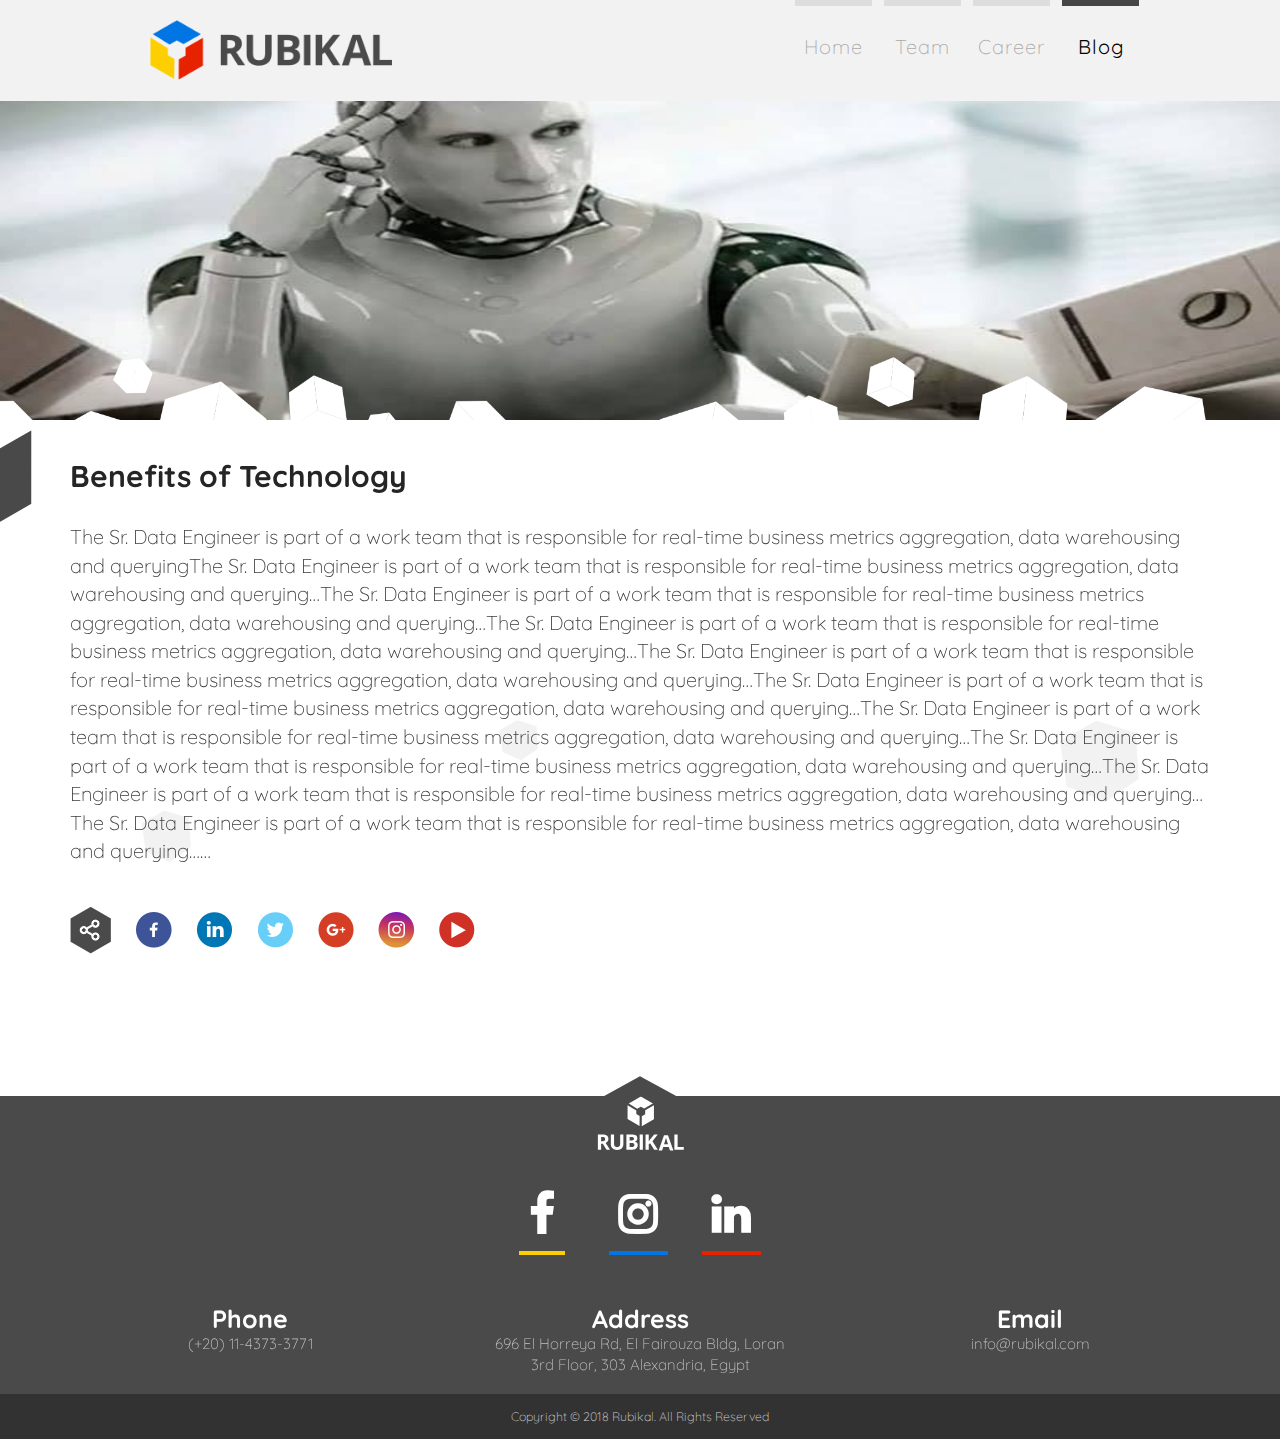
<file: blog-one.html>
<!DOCTYPE html>
<html lang="en">
   <head>
      <meta charset="utf-8">
      <meta name="viewport" content="width=device-width, initial-scale=1, shrink-to-fit=no">
    <meta property="og:url" content="http://www.rubikal.com" />
    <meta property="og:type" content="website" />
    <meta property="og:title" content="Endless Possibilites, One Solution" />
    <meta property="og:description" content="Rubikal provides exceptional expertise developing real-time, scalable, fault-tolerant web applications. Our Engineering team’s sole focus is to design the proper architecture to meet those goals."/>
    <meta property="og:image" content="http://www.rubikal.com/images/share.png" />

      <title>Blog-name</title>
      <!-- Links -->
      <!-- bootstrap & jquery-->
      <script src="https://ajax.googleapis.com/ajax/libs/jquery/3.3.1/jquery.min.js"></script>
      <link href="css/bootstrap.min.css" rel="stylesheet">
      <!-- css -->
      <link rel="stylesheet" href="css/style.css" type="text/css">
      <!-- font-awesome -->
      <link rel="stylesheet" href="css/fonts/font-awesome.css">
      <link rel="icon" href="images/favicon.ico?v=1.1">
      <link href="https://fonts.googleapis.com/css?family=Quicksand" rel="stylesheet">

   </head>
   <body id="body">
      <!-- navbar Menu Rubikal -->
      <nav class="navbar navbar-rubikal navbar-fixed-top">
         <div class="container-fluid rubikal-container">
            <div class="navbar-header">
               <button type="button" class="navbar-toggle" data-toggle="collapse" data-target="#Rubikal-navbar">
               <span class="icon-bar icon-blue"></span>
               <span class="icon-bar icon-red"></span>
               <span class="icon-bar icon-yellow"></span>                        
               </button>
               <!-- logo -->
               <a class="logo-rubikal" href="/">
               <img src="images/logo.png" alt="Rubikal">
               </a>
            </div>
            <div class="navbar-collapse collapse" id="Rubikal-navbar">
               <ul class="nav navbar-nav navbar-right">
                  <li   id="home"><a href="/"> Home</a></li>
                  <li id="team"><a href="team.html">Team</a></li>
                  <li  id="career"><a href="careers.html">Career</a></li>
                  <li class="active" id="blog" ><a href="blog.html">Blog</a></li>
               </ul>
            </div>
         </div>
      </nav>
      <!-- End navbar Rubikal -->
      <!-- Head Section -->
      <!--service  Section -->
      <div class="blog-pg-details">
         <div class="service-sect">
            <!-- Start -->
            <!-- cube fixed With Scroll -->
            <img class="cube" src="images/cubs-gary-04.svg" alt="">
            <img class="cube cube2" src="images/cubs-gary-04.svg" alt="" >
            <img class="cube cube3" src="images/cubs-gary-04.svg" alt="" >
            <img class="cube cube4" src="images/cubs-gary-04.svg" alt="" >
            <img class="cube cube5" src="images/cubs-gary-04.svg" alt="" >
            <!-- header-blog -->
            <div class="header-blog-details">
               <div class="container-fluid no-padding">
                  <img class="img-details-blog" src="images/blog/card2.jpg" alt="">
                  <img class="img-footer-blog" src="images/blog/cube-white@2x.png" alt="">
               </div>
            </div>
            <!--End header-blog -->
            <div class="bolg-details">
               <div class="container">
                  <div class="head-txt-blog">
                     <img src="images/red.png" alt="">
                     <h1>Benefits of Technology</h1>
                  </div>
                  <p>The Sr. Data Engineer is part of a work team that is responsible for real-time business metrics aggregation, data warehousing and queryingThe Sr. Data Engineer is part of a work team that is responsible for real-time business metrics aggregation, data warehousing and querying…The Sr. Data Engineer is part of a work team that is responsible for real-time business metrics aggregation, data warehousing and querying…The Sr. Data Engineer is part of a work team that is responsible for real-time business metrics aggregation, data warehousing and querying…The Sr. Data Engineer is part of a work team that is responsible for real-time business metrics aggregation, data warehousing and querying…The Sr. Data Engineer is part of a work team that is responsible for real-time business metrics aggregation, data warehousing and querying…The Sr. Data Engineer is part of a work team that is responsible for real-time business metrics aggregation, data warehousing and querying…The Sr. Data Engineer is part of a work team that is responsible for real-time business metrics aggregation, data warehousing and querying…The Sr. Data Engineer is part of a work team that is responsible for real-time business metrics aggregation, data warehousing and querying…The Sr. Data Engineer is part of a work team that is responsible for real-time business metrics aggregation, data warehousing and querying……
                  </p>
                  <ul class="share-blog">
                     <li><a href=""> <img src="images/blog/ic-share.png" alt=""></a></li>
                     <li><a href=""> <img src="images/blog/share-facebook.png" alt=""></a></li>
                     <li><a href=""> <img src="images/blog/share-linkedin.png" alt=""></a></li>
                     <li><a href=""> <img src="images/blog/share-twitter.png" alt=""></a></li>
                     <li><a href=""> <img src="images/blog/share-gpluc.png" alt=""></a></li>
                     <li><a href=""> <img src="images/blog/share-insta.png" alt=""></a></li>
                     <li><a href=""> <img src="images/blog/share-youtube.png" alt=""></a></li>
                  </ul>
               </div>
            </div>
            <!-- header-blog -->
         </div>
      </div>
      <!-- End -->
      <!-- Footer -->
      <div class="footer">
         <div class="container">
            <a href="#body"><img class="footer-shape" src="images/footer-shape.svg" alt=""></a>
            <img src="images/logo-rubikal.svg" alt="">
            <div class="social-media">
               <div class="col-xs-12">
                  <ul class="social-list">
                     <li class="fb-rubikal"><a href="https://www.facebook.com/rubikal.llc/" target="_blank"> <i class="fa fa-facebook " aria-hidden="true"></i></a></li>
                     <li class="insta-rubikal"><a href="https://www.instagram.com/rubikal/" target="_blank"><i class="fa fa-instagram " aria-hidden="true"></i></a></li>
                     <li class="linked-rubikal"><a href="https://www.linkedin.com/company/rubikal_llc/" target="_blank"><i class="fa fa-linkedin linked-rubikal" aria-hidden="true"></i></a></li>
                  </ul>
               </div>
            </div>
            <div class="row contact-sec">
               <!-- contact-sec -->
               <div class="col-md-4">
                  <h1>Phone</h1>
                  <p>(+20) 11-4373-3771</p>
               </div>
               <div class="col-md-4">
                  <h1>Address</h1>
                  <p>696 El Horreya Rd, El Fairouza Bldg, Loran 3rd Floor, 303 Alexandria, Egypt</p>
               </div>
               <div class="col-md-4">
                  <h1>Email</h1>
                  <p>info@rubikal.com</p>
               </div>
            </div>
            <!--End contact-->
         </div>
      </div>
      <!-- End -->
      <!-- Copyrights -->
      <div class="copyright-footer">
         <p>Copyright © 2018 Rubikal. All Rights Reserved</p>
      </div>
      <!-- End -->
      </div>
      <!-- End career page-->
      <!-- javascript -->
      <script src="js/bootstrap.min.js"></script>
      <script src="js/js-main.js"></script>
        <!-- Global site tag (gtag.js) - Google Analytics -->
        <script async src="https://www.googletagmanager.com/gtag/js?id=UA-125232528-1"></script>
        <script>
            window.dataLayer = window.dataLayer || [];
            function gtag() { dataLayer.push(arguments); }
            gtag('js', new Date());

            gtag('config', 'UA-125232528-1');
        </script>      
   </body>
</html>
</file>
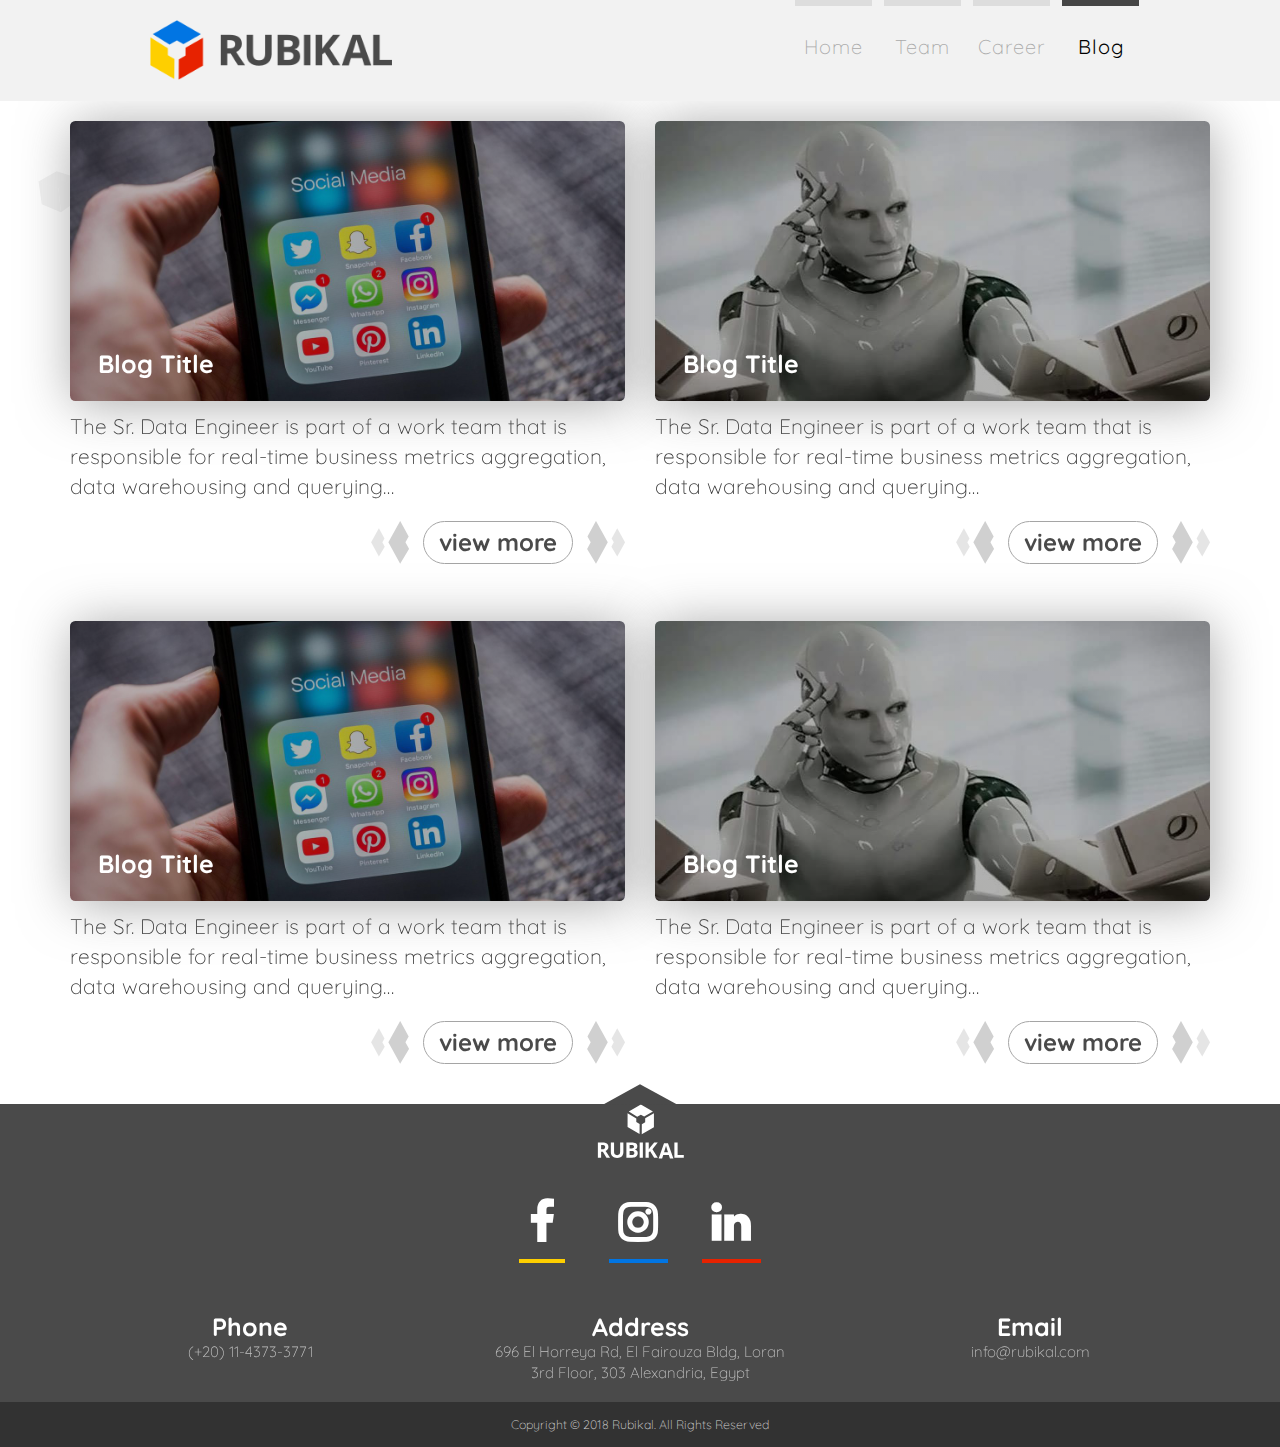
<file: blog.html>
<!DOCTYPE html>
<html lang="en">

<head>
    <meta charset="utf-8">
    <meta name="viewport" content="width=device-width, initial-scale=1, shrink-to-fit=no">
    <meta property="og:url" content="http://www.rubikal.com" />
    <meta property="og:type" content="website" />
    <meta property="og:title" content="Endless Possibilites, One Solution" />
    <meta property="og:description" content="Rubikal provides exceptional expertise developing real-time, scalable, fault-tolerant web applications. Our Engineering team’s sole focus is to design the proper architecture to meet those goals."/>
    <meta property="og:image" content="http://www.rubikal.com/images/share.png" />

    <title>Blog</title>
    <!-- Links -->
    <!-- bootstrap & jquery-->
    <script src="https://ajax.googleapis.com/ajax/libs/jquery/3.3.1/jquery.min.js"></script>
    <link href="css/bootstrap.min.css" rel="stylesheet">
    <!-- css -->
    <link rel="stylesheet" href="css/style.css" type="text/css">
    <!-- font-awesome -->
    <link rel="stylesheet" href="css/fonts/font-awesome.css">
    <link rel="icon" href="images/favicon.ico?v=1.1">
    <link href="https://fonts.googleapis.com/css?family=Quicksand" rel="stylesheet">

</head>

<body id="body">
    <!-- navbar Menu Rubikal -->
    <nav class="navbar navbar-rubikal navbar-fixed-top">
        <div class="container-fluid rubikal-container">
            <div class="navbar-header">
                <button type="button" class="navbar-toggle" data-toggle="collapse" data-target="#Rubikal-navbar">
                    <span class="icon-bar icon-blue"></span>
                    <span class="icon-bar icon-red"></span>
                    <span class="icon-bar icon-yellow"></span>
                </button>
                <!-- logo -->
                <a class="logo-rubikal" href="/">
                    <img src="images/logo.png" alt="Rubikal">
                </a>
            </div>
            <div class="navbar-collapse collapse" id="Rubikal-navbar">
                <ul class="nav navbar-nav navbar-right">
                    <li id="home"><a href="/"> Home</a></li>
                    <li id="team"><a href="team.html">Team</a></li>
                    <li id="career"><a href="careers.html">Career</a></li>
                    <li class="active" id="blog"><a href="blog.html">Blog</a></li>
                </ul>
            </div>
        </div>
    </nav>
    <!-- End navbar Rubikal -->
    <!-- Head Section -->
    <!--service  Section -->
    <div class="blog-pg">
        <div class="service-sect">
            <!-- Start -->
            <!-- cube fixed With Scroll -->
            <img class="cube" src="images/cubs-gary-04.svg" alt="">
            <img class="cube cube2" src="images/cubs-gary-04.svg" alt="">
            <img class="cube cube3" src="images/cubs-gary-04.svg" alt="">
            <img class="cube cube4" src="images/cubs-gary-04.svg" alt="">
            <img class="cube cube5" src="images/cubs-gary-04.svg" alt="">
            <div class="container ">
                <!-- row cards -->
                <div class="row blog-section">
                    <!-- card 1 -->
                    <div class="col-md-6 col-xs-12">
                        <a href="blog-one.html">
                            <div class="card">
                                <img src="images/blog/card1.jpg" alt="">
                                <h1>Blog Title</h1>
                            </div>
                        </a>
                        <p class="description-card">The Sr. Data Engineer is part of a work team that is responsible for real-time business metrics aggregation, data warehousing and querying…</p>
                        <div class="contain-view">
                            <img class="arrow-left" src="images/career/arrow-anim-left-gray.svg" alt="">
                            <a href="blog-one.html" class="btn view-txt">view more</a>
                            <img class="arrow-right" src="images/career/arrow-anim-right-gray.svg" alt="">
                        </div>
                    </div>
                    <!-- card 2 -->
                    <div class="col-md-6 col-xs-12">
                        <a href="blog-one.html">
                            <div class="card">
                                <img src="images/blog/card2.jpg" alt="">
                                <h1>Blog Title</h1>
                            </div>
                        </a>
                        <p class="description-card">The Sr. Data Engineer is part of a work team that is responsible for real-time business metrics aggregation, data warehousing and querying…</p>
                        <div class="contain-view">
                            <img class="arrow-left" src="images/career/arrow-anim-left-gray.svg" alt="">
                            <a href="javascript:;" class="btn view-txt">view more</a>
                            <img class="arrow-right" src="images/career/arrow-anim-right-gray.svg" alt="">
                        </div>
                    </div>
                </div>
                <!-- End row cards -->
                <!-- row cards -->
                <div class="row blog-section">
                    <!-- card 1 -->
                    <div class="col-md-6 col-xs-12">
                        <a href="javascript:;">
                            <div class="card">
                                <img src="images/blog/card1.jpg" alt="">
                                <h1>Blog Title</h1>
                            </div>
                        </a>
                        <p class="description-card">The Sr. Data Engineer is part of a work team that is responsible for real-time business metrics aggregation, data warehousing and querying…</p>
                        <div class="contain-view">
                            <img class="arrow-left" src="images/career/arrow-anim-left-gray.svg" alt="">
                            <a href="javascript:;" class="btn view-txt">view more</a>
                            <img class="arrow-right" src="images/career/arrow-anim-right-gray.svg" alt="">
                        </div>
                    </div>
                    <!-- card 2 -->
                    <div class="col-md-6 col-xs-12">
                        <a href="javascript:;">
                            <div class="card">
                                <img src="images/blog/card2.jpg" alt="">
                                <h1>Blog Title</h1>
                            </div>
                        </a>
                        <p class="description-card">The Sr. Data Engineer is part of a work team that is responsible for real-time business metrics aggregation, data warehousing and querying…</p>
                        <div class="contain-view">
                            <img class="arrow-left" src="images/career/arrow-anim-left-gray.svg" alt="">
                            <a href="javascript:;" class="btn view-txt">view more</a>
                            <img class="arrow-right" src="images/career/arrow-anim-right-gray.svg" alt="">
                        </div>
                    </div>
                </div>
                <!-- End row cards -->
            </div>
        </div>
    </div>
    <!-- End -->
    <!-- Footer -->
    <div class="footer">
        <div class="container">
            <a href="#body"><img class="footer-shape" src="images/footer-shape.svg" alt=""></a>
            <img src="images/logo-rubikal.svg" alt="">
            <div class="social-media">
                <div class="col-xs-12">
                    <ul class="social-list">
                        <li class="fb-rubikal"><a href="https://www.facebook.com/rubikal.llc/" target="_blank"> <i class="fa fa-facebook " aria-hidden="true"></i></a></li>
                        <li class="insta-rubikal"><a href="https://www.instagram.com/rubikal/" target="_blank"><i class="fa fa-instagram " aria-hidden="true"></i></a></li>
                        <li class="linked-rubikal"><a href="https://www.linkedin.com/company/rubikal_llc/" target="_blank"><i class="fa fa-linkedin linked-rubikal" aria-hidden="true"></i></a></li>
                    </ul>
                </div>
            </div>
            <div class="row contact-sec">
                <!-- contact-sec -->
                <div class="col-md-4">
                    <h1>Phone</h1>
                    <p>(+20) 11-4373-3771</p>
                </div>
                <div class="col-md-4">
                    <h1>Address</h1>
                    <p>696 El Horreya Rd, El Fairouza Bldg, Loran 3rd Floor, 303 Alexandria, Egypt</p>
                </div>
                <div class="col-md-4">
                    <h1>Email</h1>
                    <p>info@rubikal.com</p>
                </div>
            </div>
            <!--End contact-->
        </div>
    </div>
    <!-- End -->
    <!-- Copyrights -->
    <div class="copyright-footer">
        <p>Copyright © 2018 Rubikal. All Rights Reserved</p>
    </div>
    <!-- End -->
    <!-- End career page-->
    <!-- javascript -->
    <script src="js/bootstrap.min.js"></script>
    <script src="js/js-main.js"></script>
    <!-- Global site tag (gtag.js) - Google Analytics -->
    <script async src="https://www.googletagmanager.com/gtag/js?id=UA-125232528-1"></script>
    <script>
        window.dataLayer = window.dataLayer || [];
        function gtag() { dataLayer.push(arguments); }
        gtag('js', new Date());

        gtag('config', 'UA-125232528-1');
    </script>    
</body>

</html>
</file>
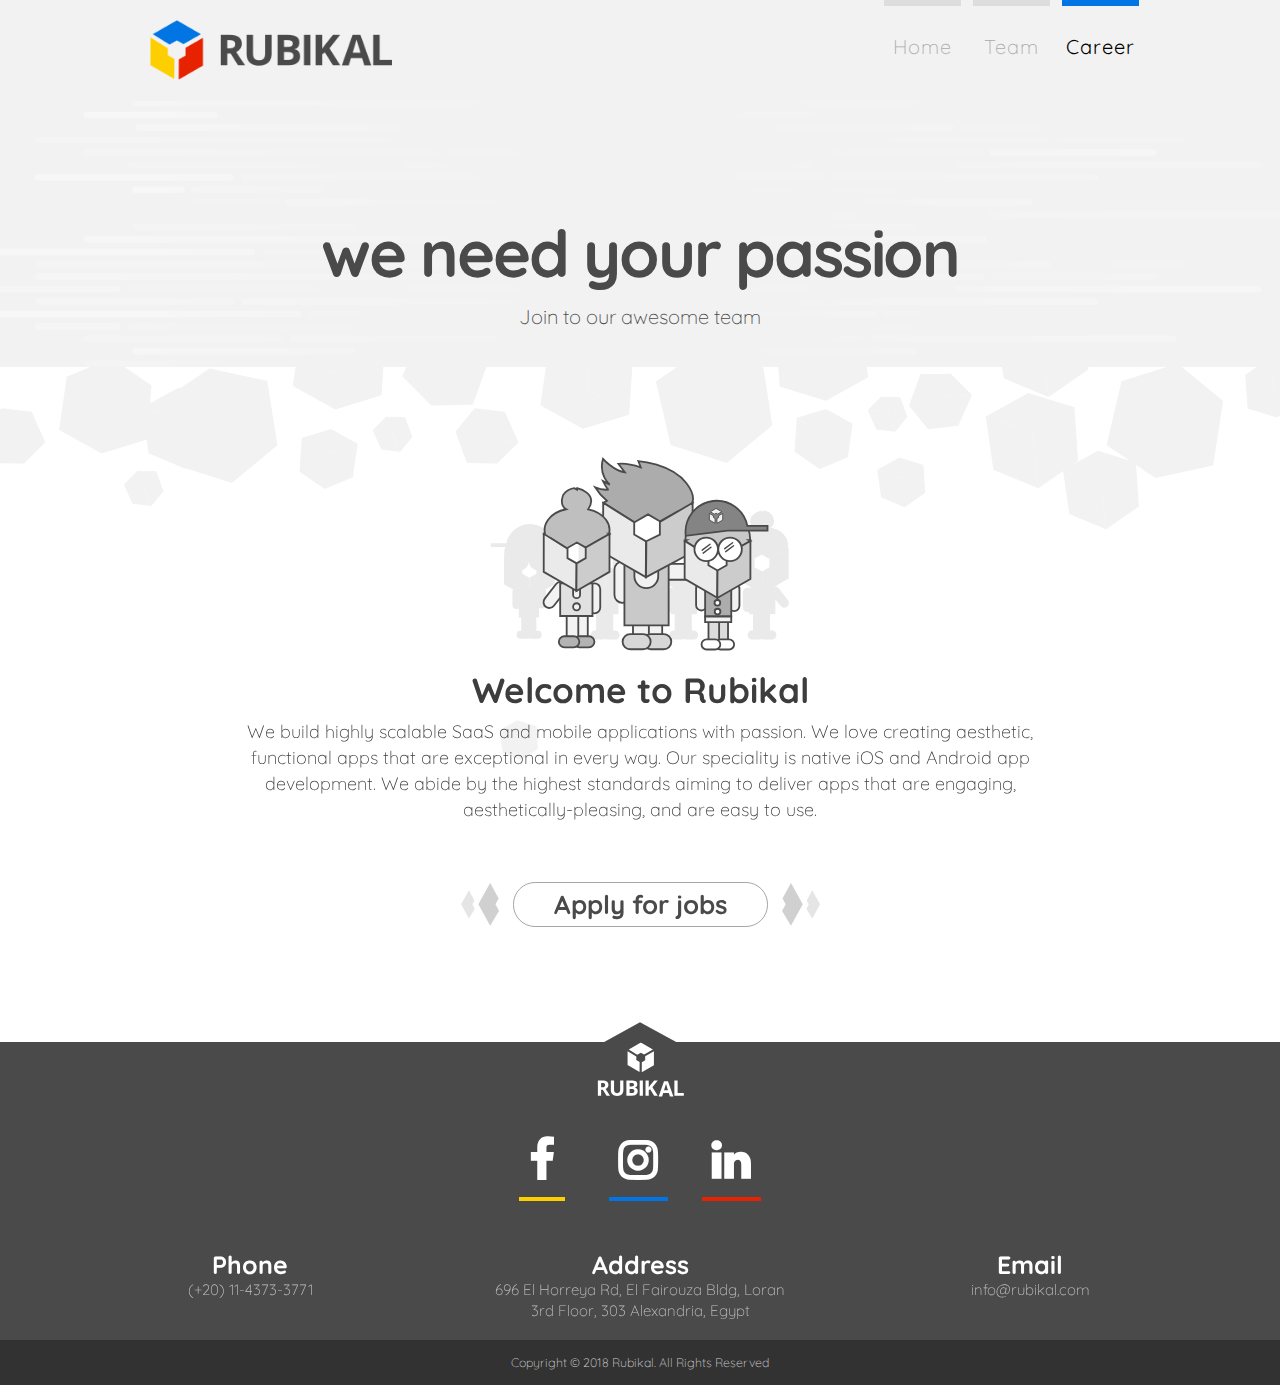
<file: career.html>
<!DOCTYPE html>
<html lang="en">
   <head>
      <meta charset="utf-8">
      <meta name="viewport" content="width=device-width, initial-scale=1, shrink-to-fit=no">
      <title>career</title>
      <!-- Links -->
      <!-- bootstrap & jquery-->
      <script src="https://ajax.googleapis.com/ajax/libs/jquery/3.3.1/jquery.min.js"></script>
      <link href="css/bootstrap.min.css" rel="stylesheet">
      <!-- css -->
      <link rel="stylesheet" href="css/style.css" type="text/css">
      <!-- font-awesome -->
      <link rel="stylesheet" href="css/fonts/font-awesome.css">
    <link rel="icon" href="images/favicon.ico?v=1.1">
    <link href="https://fonts.googleapis.com/css?family=Indie+Flower" rel="stylesheet">
    <link href="https://fonts.googleapis.com/css?family=Quicksand" rel="stylesheet">

   </head>
   <body id="body">
      <div class="career-pg">
         <!-- navbar Menu Rubikal -->
         <nav class="navbar navbar-rubikal navbar-fixed-top">
            <div class="container-fluid rubikal-container">
               <div class="navbar-header">
                  <button type="button" class="navbar-toggle" data-toggle="collapse" data-target="#Rubikal-navbar">
                  <span class="icon-bar icon-blue"></span>
                  <span class="icon-bar icon-red"></span>
                  <span class="icon-bar icon-yellow"></span>                        
                  </button>
                  <!-- logo -->
                  <a class="logo-rubikal" href="/">
                  <img src="images/logo.png" alt="Rubikal">
                  </a>
               </div>
               <div class="navbar-collapse collapse" id="Rubikal-navbar">
                  <ul class="nav navbar-nav navbar-right">
                     <li   id="home"><a href="/"> Home</a></li>
                     <li id="team"><a href="team.html">Team</a></li>
                     <li class="active" id="career"><a href="career.html">Career</a></li>
                     <!-- <li id="blog" ><a href="blog.html">Blog</a></li> -->
                  </ul>
               </div>
            </div>
         </nav>
         <!-- End navbar Rubikal -->
         <!-- Head Section -->
         <div class="head-rubikal">
            <div class="container">
               <h1> we need your passion </h1>
               <p>Join to our awesome team</p>
            </div>
            <img class="footer-img-hd" src="images/cubs-gray.svg" alt="">
         </div>
         <!--service  Section -->
         <div class="service-sect">
            <!-- Start -->
            <!-- cube fixed With Scroll -->
            <img class="cube" src="images/cubs-gary-04.svg" alt="">
            <img class="cube cube2" src="images/cubs-gary-04.svg" alt="" >
            <img class="cube cube3" src="images/cubs-gary-04.svg" alt="" >
            <img class="cube cube4" src="images/cubs-gary-04.svg" alt="" >
            <img class="cube cube5" src="images/cubs-gary-04.svg" alt="" >
            <div class="container">
               <img class="team-img" src="images/career/team-rubikal.svg" alt="">
               <div class="txt-need">
                  <h3>Welcome to Rubikal</h3>
                  <p>We build highly scalable SaaS and mobile applications with passion.
                     We love creating aesthetic, functional apps that are exceptional in every 
                     way. Our speciality is native iOS and Android app development. We abide by
                     the highest standards aiming to deliver apps that are engaging,
                     aesthetically-pleasing, and are easy to use.
                  </p>
                  <div class="">
                     <div class="contain-view">
                        <img class="arrow-left" src="images/career/arrow-anim-left-gray.svg" alt="" >
                        <a href="https://rubikal.workable.com/" target="_blank" class="btn view-txt">Apply for jobs</a>
                        <img class="arrow-right" src="images/career/arrow-anim-right-gray.svg" alt="">
                     </div>
                  </div>
               </div>
            </div>
         </div>
         <!-- End -->
         <!-- Footer -->
         <div class="footer">
            <div class="container">
               <a href="#body"><img class="footer-shape" src="images/footer-shape.svg" alt=""></a>
               <img src="images/logo-rubikal.svg" alt="">
               <div class="social-media">
                  <div class="col-xs-12">
                     <ul class="social-list">
                        <li class="fb-rubikal"><a href="https://www.facebook.com/rubikal.llc/" target="_blank"> <i class="fa fa-facebook " aria-hidden="true"></i></a></li>
                        <li class="insta-rubikal"><a href="https://www.instagram.com/rubikal/" target="_blank"><i class="fa fa-instagram " aria-hidden="true"></i></a></li>
                        <li class="linked-rubikal"><a href="https://www.linkedin.com/company/rubikal_llc/" target="_blank"><i class="fa fa-linkedin linked-rubikal" aria-hidden="true"></i></a></li>
                     </ul>
                  </div>
               </div>
                <div class="row contact-sec">
                    <!-- contact-sec -->
                    <div class="col-md-4">
                        <h1>Phone</h1>
                        <p>(+20) 11-4373-3771</p>
                    </div>
                    <div class="col-md-4">
                        <h1>Address</h1>
                        <p>696 El Horreya Rd, El Fairouza Bldg, Loran 3rd Floor, 303 Alexandria, Egypt</p>
                    </div>
                    <div class="col-md-4">
                        <h1>Email</h1>
                        <p>info@rubikal.com</p>
                    </div>
                </div>
               <!--End contact-->
            </div>
         </div>
         <!-- End -->
         <!-- Copyrights -->
         <div class="copyright-footer">
            <p>Copyright © 2018 Rubikal. All Rights Reserved</p>
         </div>
         <!-- End -->
      </div>
      <!-- End career page-->
      <!-- javascript -->
      <script src="js/bootstrap.min.js"></script>
      <script src="js/js-main.js"></script>
   </body>
</html>
</file>
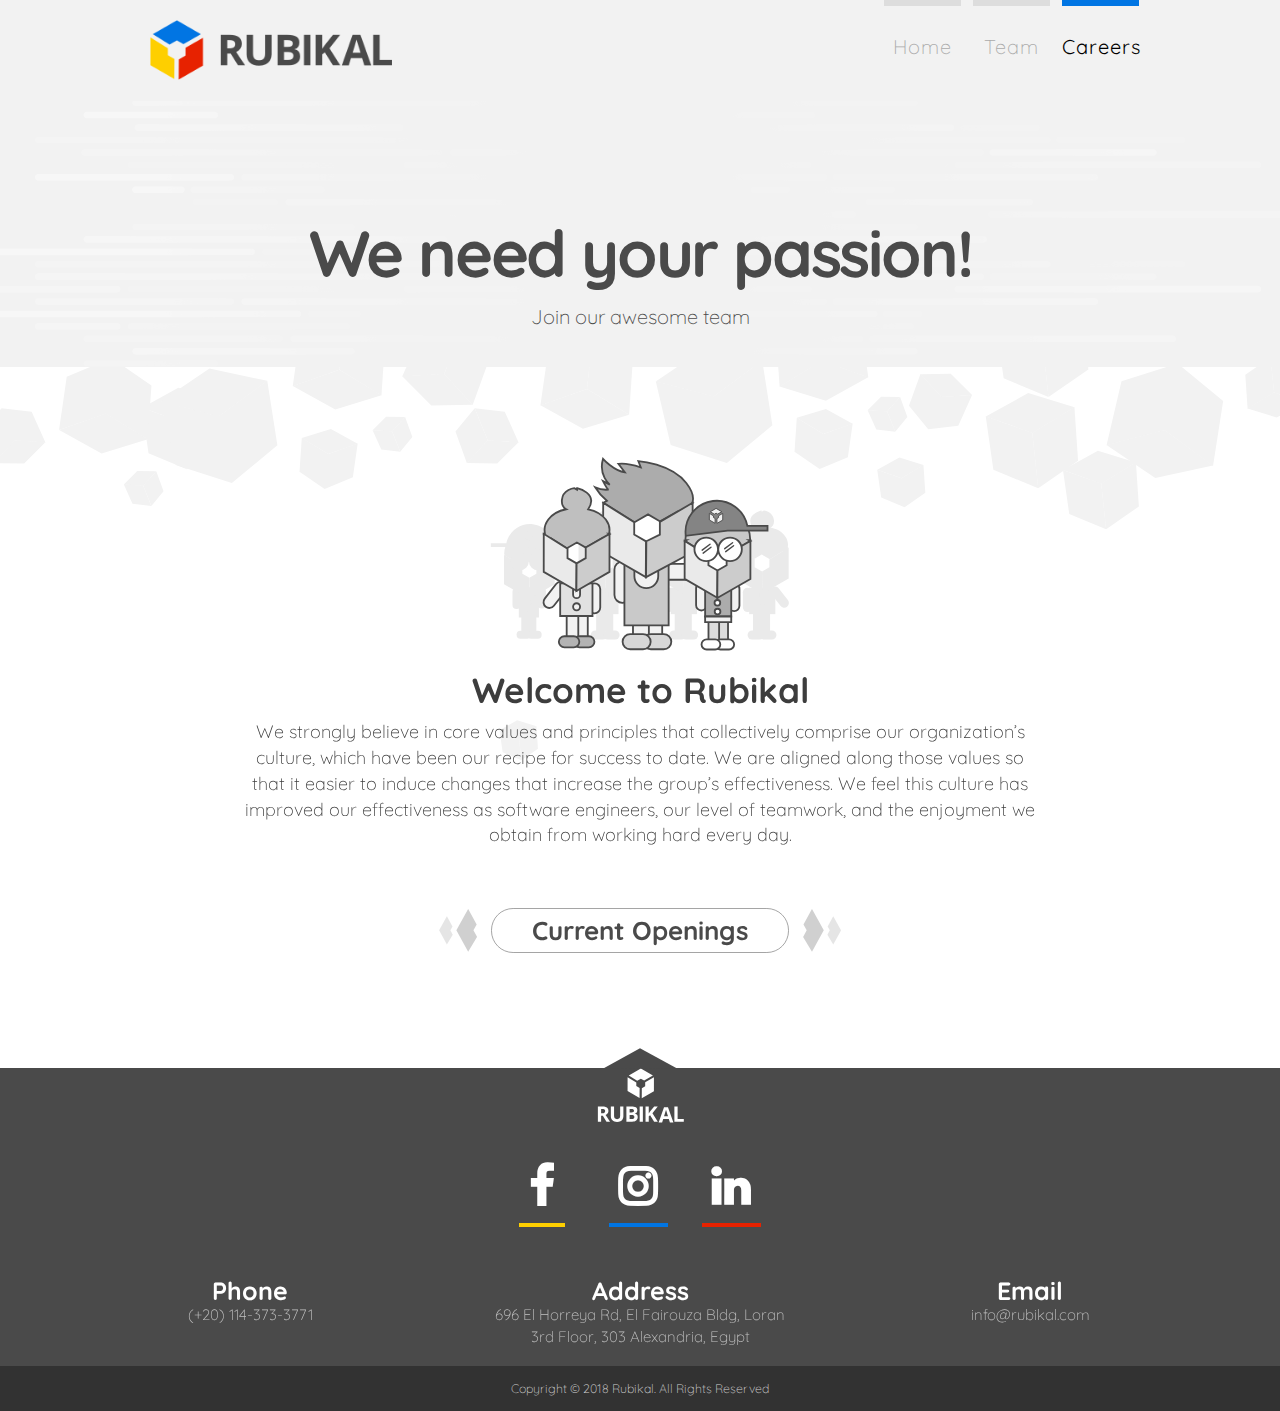
<file: careers.html>
<!DOCTYPE html>
<html lang="en">
   <head>
      <meta charset="utf-8">
      <meta name="viewport" content="width=device-width, initial-scale=1, shrink-to-fit=no">
    <meta property="og:url" content="http://www.rubikal.com" />
    <meta property="og:type" content="website" />
    <meta property="og:title" content="Endless Possibilites, One Solution" />
    <meta property="og:description" content="Rubikal provides exceptional expertise developing real-time, scalable, fault-tolerant web applications. Our Engineering team’s sole focus is to design the proper architecture to meet those goals."/>
    <meta property="og:image" content="http://www.rubikal.com/images/share.png" />

      <title>Careers | Rubikal</title>
      <!-- Links -->
      <!-- bootstrap & jquery-->
      <script src="https://ajax.googleapis.com/ajax/libs/jquery/3.3.1/jquery.min.js"></script>
      <link href="css/bootstrap.min.css" rel="stylesheet">
      <!-- css -->
      <link rel="stylesheet" href="css/style.css" type="text/css">
      <!-- font-awesome -->
      <link rel="stylesheet" href="css/fonts/font-awesome.css">
    <link rel="icon" href="images/favicon.ico?v=1.1">
    <link href="https://fonts.googleapis.com/css?family=Quicksand" rel="stylesheet">

   </head>
   <body id="body">
      <div class="career-pg">
         <!-- navbar Menu Rubikal -->
         <nav class="navbar navbar-rubikal navbar-fixed-top">
            <div class="container-fluid rubikal-container">
               <div class="navbar-header">
                  <button type="button" class="navbar-toggle" data-toggle="collapse" data-target="#Rubikal-navbar">
                  <span class="icon-bar icon-blue"></span>
                  <span class="icon-bar icon-red"></span>
                  <span class="icon-bar icon-yellow"></span>                        
                  </button>
                  <!-- logo -->
                  <a class="logo-rubikal" href="/">
                  <img src="images/logo.png" alt="Rubikal">
                  </a>
               </div>
               <div class="navbar-collapse collapse" id="Rubikal-navbar">
                  <ul class="nav navbar-nav navbar-right">
                     <li   id="home"><a href="/"> Home</a></li>
                     <li id="team"><a href="team.html">Team</a></li>
                     <li class="active" id="career"><a href="careers.html">Careers</a></li>
                     <!-- <li id="blog" ><a href="blog.html">Blog</a></li> -->
                  </ul>
               </div>
            </div>
         </nav>
         <!-- End navbar Rubikal -->
         <!-- Head Section -->
         <div class="head-rubikal">
            <div class="container">
               <h1> We need your passion! </h1>
               <p>Join our awesome team</p>
            </div>
            <img class="footer-img-hd" src="images/cubs-gray.svg" alt="">
         </div>
         <!--service  Section -->
         <div class="service-sect">
            <!-- Start -->
            <!-- cube fixed With Scroll -->
            <img class="cube" src="images/cubs-gary-04.svg" alt="">
            <img class="cube cube2" src="images/cubs-gary-04.svg" alt="" >
            <img class="cube cube3" src="images/cubs-gary-04.svg" alt="" >
            <img class="cube cube4" src="images/cubs-gary-04.svg" alt="" >
            <img class="cube cube5" src="images/cubs-gary-04.svg" alt="" >
            <div class="container">
               <img class="team-img" src="images/career/team-rubikal.svg" alt="">
               <div class="txt-need">
                <h3>Welcome to Rubikal</h3>
                <p>We strongly believe in core values and principles that collectively comprise our organization’s culture, which have
                    been our recipe for success to date. We are aligned along those values so that it easier to induce changes that
                    increase the group’s effectiveness. We feel this culture has improved our effectiveness as software engineers, our
                    level of teamwork, and the enjoyment we obtain from working hard every day.
                  </p>
                  <div class="">
                     <div class="contain-view">
                        <img class="arrow-left" src="images/career/arrow-anim-left-gray.svg" alt="" >
                        <a href="https://rubikal.workable.com/" target="_blank" class="btn view-txt">Current Openings</a>
                        <img class="arrow-right" src="images/career/arrow-anim-right-gray.svg" alt="">
                     </div>
                  </div>
               </div>
            </div>
         </div>
         <!-- End -->
         <!-- Footer -->
         <div class="footer">
            <div class="container">
               <a href="#body"><img class="footer-shape" src="images/footer-shape.svg" alt=""></a>
               <img src="images/logo-rubikal.svg" alt="">
               <div class="social-media">
                  <div class="col-xs-12">
                     <ul class="social-list">
                        <li class="fb-rubikal"><a href="https://www.facebook.com/rubikal.llc/" target="_blank"> <i class="fa fa-facebook " aria-hidden="true"></i></a></li>
                        <li class="insta-rubikal"><a href="https://www.instagram.com/rubikal/" target="_blank"><i class="fa fa-instagram " aria-hidden="true"></i></a></li>
                        <li class="linked-rubikal"><a href="https://www.linkedin.com/company/rubikal_llc/" target="_blank"><i class="fa fa-linkedin linked-rubikal" aria-hidden="true"></i></a></li>
                     </ul>
                  </div>
               </div>
                <div class="row contact-sec">
                    <!-- contact-sec -->
                    <div class="col-md-4">
                        <h1>Phone</h1>
                        <p>(+20) 114-373-3771</p>
                    </div>
                    <div class="col-md-4">
                        <h1>Address</h1>
                        <p>696 El Horreya Rd, El Fairouza Bldg, Loran 3rd Floor, 303 Alexandria, Egypt</p>
                    </div>
                    <div class="col-md-4">
                        <h1>Email</h1>
                        <p>info@rubikal.com</p>
                    </div>
                </div>
               <!--End contact-->
            </div>
         </div>
         <!-- End -->
         <!-- Copyrights -->
         <div class="copyright-footer">
            <p>Copyright © 2018 Rubikal. All Rights Reserved</p>
         </div>
         <!-- End -->
      </div>
      <!-- End career page-->
      <!-- javascript -->
      <script src="js/bootstrap.min.js"></script>
      <script src="js/js-main.js"></script>
        <!-- Global site tag (gtag.js) - Google Analytics -->
        <script async src="https://www.googletagmanager.com/gtag/js?id=UA-125232528-1"></script>
        <script>
            window.dataLayer = window.dataLayer || [];
            function gtag() { dataLayer.push(arguments); }
            gtag('js', new Date());

            gtag('config', 'UA-125232528-1');
        </script>      
   </body>
</html>
</file>
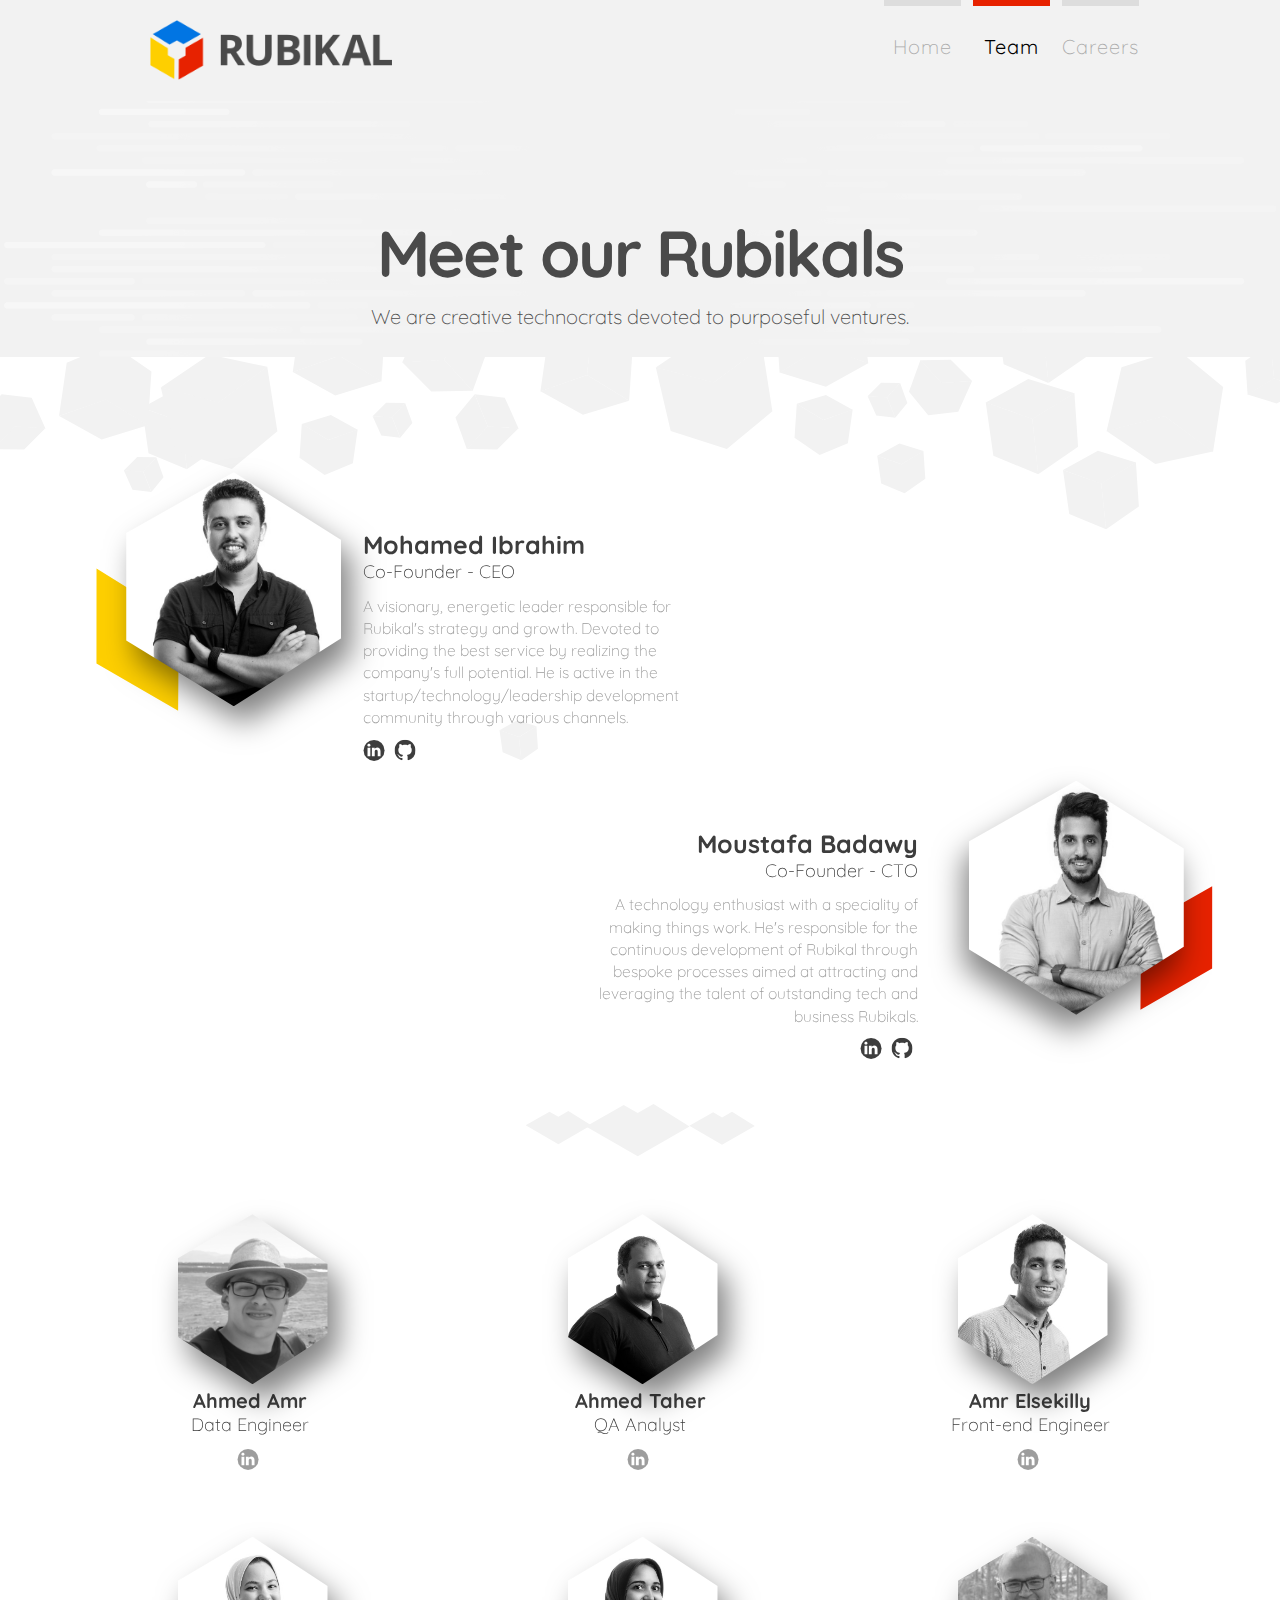
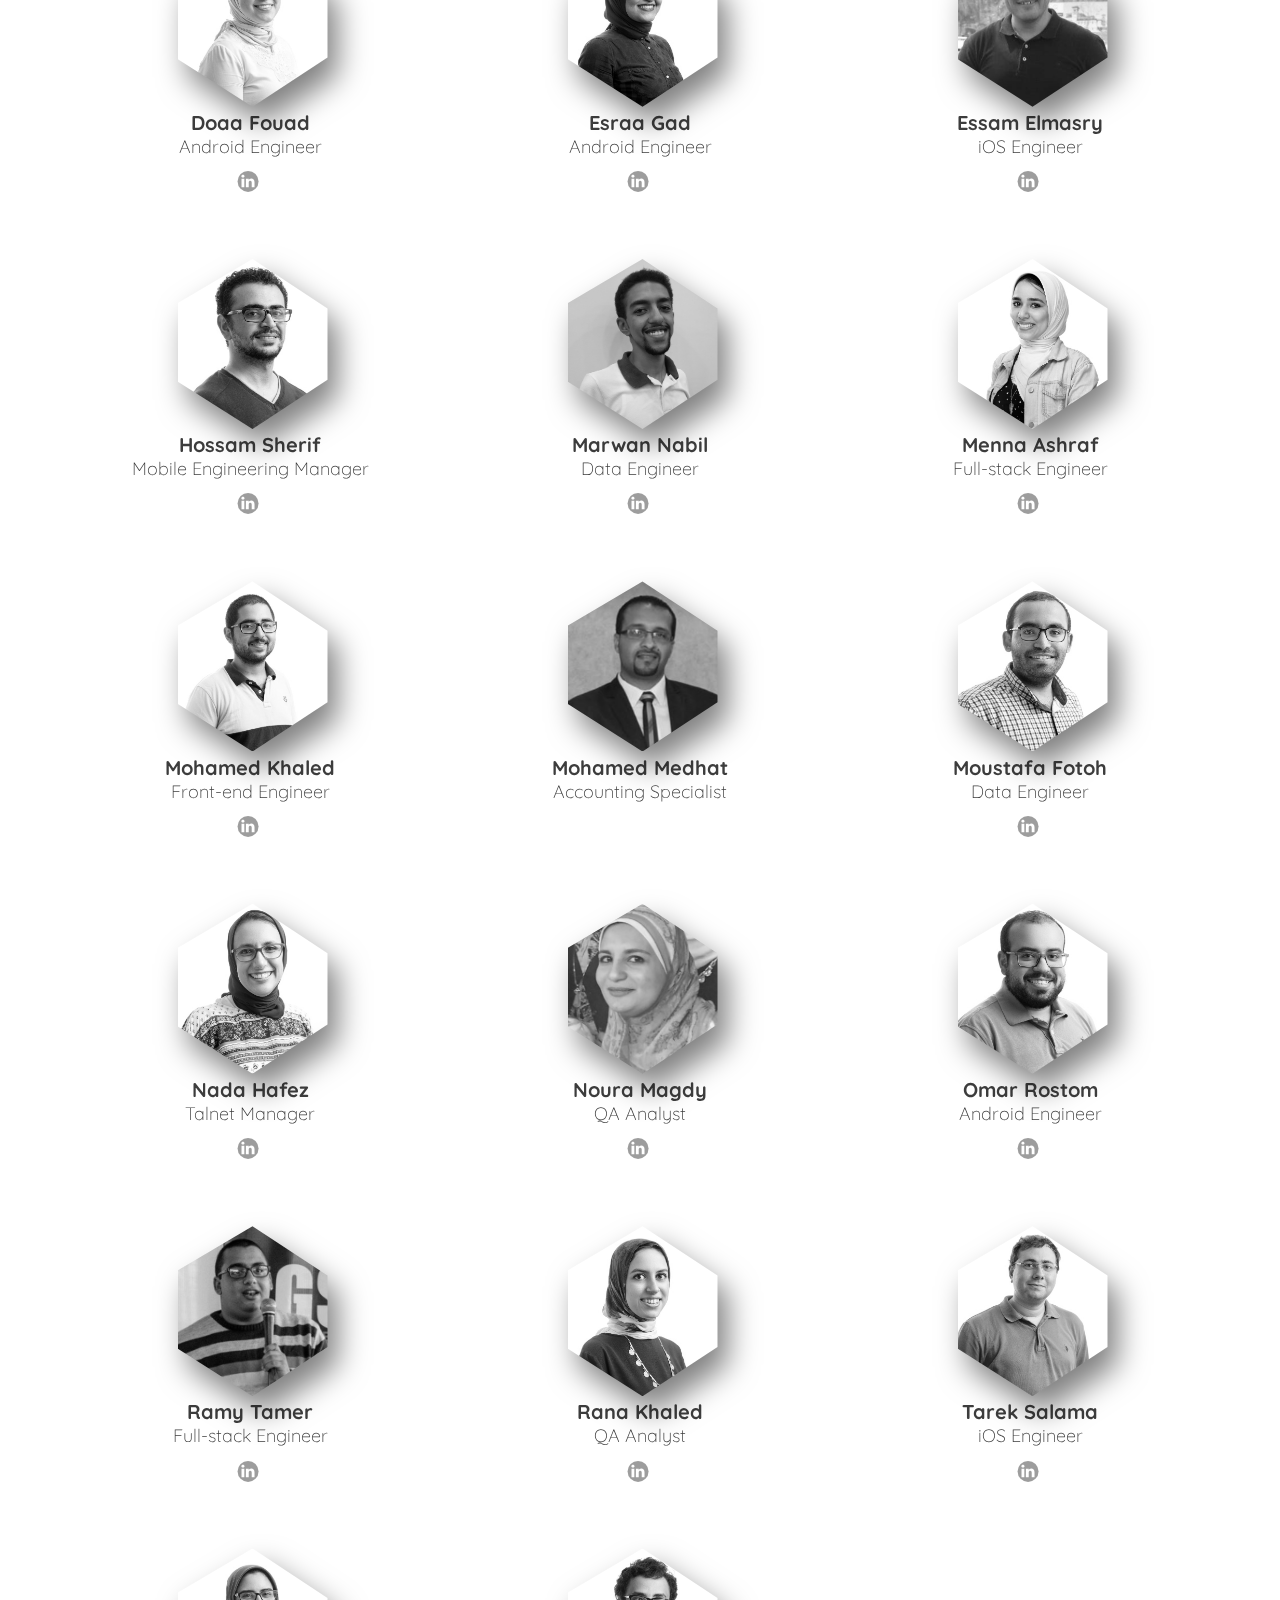
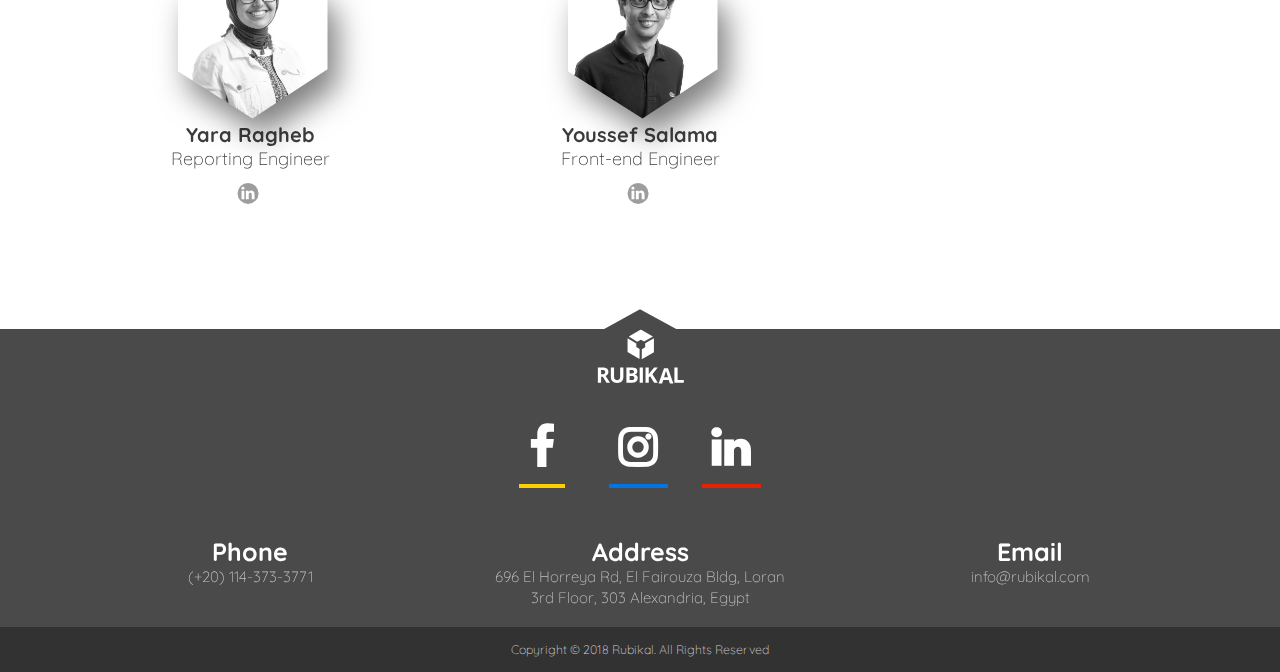
<file: team.html>
<!DOCTYPE html>
<html lang="en">

<head>
    <meta charset="utf-8">
    <meta name="viewport" content="width=device-width, initial-scale=1, shrink-to-fit=no">
    <meta property="og:url" content="http://www.rubikal.com" />
    <meta property="og:type" content="website" />
    <meta property="og:title" content="Endless Possibilites, One Solution" />
    <meta property="og:description" content="Rubikal provides exceptional expertise developing real-time, scalable, fault-tolerant web applications. Our Engineering team’s sole focus is to design the proper architecture to meet those goals."/>
    <meta property="og:image" content="http://www.rubikal.com/images/share.png" />

    <title>Team | Rubikal</title>
    <!-- Links -->
    <!-- bootstrap & jquery-->
    <script src="https://ajax.googleapis.com/ajax/libs/jquery/3.3.1/jquery.min.js"></script>
    <link href="css/bootstrap.min.css" rel="stylesheet">
    <!-- css -->
    <link rel="stylesheet" href="css/style.css" type="text/css">
    <!-- font-awesome -->
    <link rel="stylesheet" href="css/fonts/font-awesome.css">
    <link rel="icon" href="images/favicon.ico?v=1.1">
    <link href="https://fonts.googleapis.com/css?family=Quicksand" rel="stylesheet">

</head>

<body id="body">
    <div class="career-pg team-pg">
        <!-- navbar Menu Rubikal -->
        <nav class="navbar navbar-rubikal navbar-fixed-top">
            <div class="container-fluid rubikal-container">
                <div class="navbar-header">
                    <button type="button" class="navbar-toggle" data-toggle="collapse" data-target="#Rubikal-navbar">
                        <span class="icon-bar icon-blue"></span>
                        <span class="icon-bar icon-red"></span>
                        <span class="icon-bar icon-yellow"></span>
                    </button>
                    <!-- logo -->
                    <a class="logo-rubikal" href="/">
                        <img src="images/logo.png" alt="Rubikal">
                    </a>
                </div>
                <div class="navbar-collapse collapse" id="Rubikal-navbar">
                    <ul class="nav navbar-nav navbar-right">
                        <li id="home"><a href="/"> Home</a></li>
                        <li class="active" id="team"><a href="team.html">Team</a></li>
                        <li id="career"><a href="careers.html">Careers</a></li>
                        <!-- <li id="blog"><a href="blog.html">Blog</a></li> -->
                    </ul>
                </div>
            </div>
        </nav>
        <!-- End navbar Rubikal -->
        <!-- Head Section -->
        <div class="head-rubikal">
            <div class="container">
                <h1>  Meet our Rubikals </h1>
                <p>We are creative technocrats devoted to purposeful ventures.
                </p>
            </div>
            <img class="footer-img-hd" src="images/cubs-gray.svg" alt="">
        </div>
        <!--team Section -->
        <div class="team-sect">
            <!-- Start -->
            <!-- cube fixed With Scroll -->
            <img class="cube" src="images/cubs-gary-04.svg" alt="">
            <img class="cube cube2" src="images/cubs-gary-04.svg" alt="">
            <img class="cube cube3" src="images/cubs-gary-04.svg" alt="">
            <img class="cube cube4" src="images/cubs-gary-04.svg" alt="">
            <img class="cube cube5" src="images/cubs-gary-04.svg" alt="">
            <div class="container">
                <!-- ceo -->
                <div class="row">
                    <div class="col-md-3 col-sm-4">
                        <div class="contain-team">
                            <img class="part-shape" src="images/team/shape-yellow.svg" alt="">
                            <div class="img-team"><img src="images/team/mohamed2.jpg" alt=""></div>
                        </div>
                    </div>
                    <div class="col-md-9 col-sm-8">
                        <div class="details-team">
                            <h1 class="name">Mohamed Ibrahim</h1>
                            <p class="job">Co-Founder - CEO</p>
                            <p class="bio">A visionary, energetic leader responsible for Rubikal's strategy and growth. Devoted to providing the best service by realizing the company's full potential. He is active in the
                            startup/technology/leadership development community through various channels.</p>
                            <ul class="social-team">
                                <li>
                                    <a href="https://www.linkedin.com/in/mohamed-ibrahim-8711a426" target="_blank"><img src="images/team/ic-linkedin.svg" alt=""></a>
                                </li>
                                <li>
                                    <a href="https://github.com/mohamed-mahmoud"><img src="images/team/ic-github.svg" alt=""></a>
                                </li>
                            </ul>
                        </div>
                    </div>
                </div>
                <!-- End ceo -->
                <!-- ceo -->
                <div class="row ceo2">
                    <div class="col-md-9 order-2 col-sm-8">
                        <div class="details-team">
                            <h1 class="name">Moustafa Badawy</h1>
                            <p class="job">Co-Founder - CTO</p>
                            <p class="bio">A technology enthusiast with a speciality of making things work. He's responsible for the continuous
                            development of Rubikal through bespoke processes aimed at attracting and leveraging the talent of outstanding
                            tech and business Rubikals.</p>
                            <ul class="social-team">
                                <li>
                                    <a href="https://www.linkedin.com/in/badawym" target="_blank"><img src="images/team/ic-linkedin.svg" alt=""></a>
                                </li>
                                <li>
                                    <a href="https://github.com/nginz"><img src="images/team/ic-github.svg" alt=""></a>
                                </li>
                            </ul>
                        </div>
                    </div>
                    <div class="col-md-3 order-1 col-sm-4">
                        <div class="contain-team">
                            <img class="part-shape" src="images/team/shape-red.svg" alt="">
                            <div class="img-team"><img src="images/team/badawy2.jpg" alt=""></div>
                        </div>
                    </div>
                </div>
                <!-- End ceo -->
                <!-- Team row-->
                <div class="row line-team">
                    <img src="images/team/sp.svg" alt="">
                </div>
                <!-- ROW TEAM -->
                <div class="row team-row">
                    <div class="col-md-4 col-sm-4  team-member">
                        <div class="contain-team">
                            <div class="img-team">
                                <img src="images/team/ahmed-amr.jpg" alt="">
                            </div>
                        </div>
                        <div class="details-team">
                            <h1 class="name">Ahmed Amr</h1>
                            <p class="job">Data Engineer</p>
                            <ul class="social-team">
                                <li>
                                    <a href="https://www.linkedin.com/in/ahmedamron" target="_blank">
                                        <img src="images/team/ic-linkedin.svg" alt="">
                                    </a>
                                </li>
                            </ul>
                        </div>
                    </div>

                    <div class="col-md-4 col-sm-4  team-member">
                        <div class="contain-team">
                            <div class="img-team"><img src="images/team/ahmed-taher.jpg" alt=""></div>
                        </div>
                        <div class="details-team">
                            <h1 class="name">Ahmed Taher</h1>
                            <p class="job">QA Analyst</p>
                            <ul class="social-team">
                                <li>
                                    <a href="https://www.linkedin.com/in/ahmed-taher-fayed" target="_blank"><img src="images/team/ic-linkedin.svg" alt=""></a>
                                </li>
                            </ul>
                        </div>
                    </div>
                    <!-- 2 -->
                    <div class="col-md-4 col-sm-4 team-member">
                        <div class="contain-team">
                            <div class="img-team"><img src="images/team/amr.jpg" alt=""></div>
                        </div>
                        <div class="details-team">
                            <h1 class="name">Amr Elsekilly</h1>
                            <p class="job">Front-end Engineer</p>
                            <ul class="social-team">
                                <li>
                                    <a href="https://www.linkedin.com/in/amrsekilly"><img src="images/team/ic-linkedin.svg" alt=""></a>
                                </li>
                            </ul>
                        </div>
                    </div>
                </div>
                <div class="row team-row">
                    <div class="col-md-4 col-sm-4  team-member">
                        <div class="contain-team">
                            <div class="img-team"><img src="images/team/doaa.jpg" alt=""></div>
                        </div>
                        <div class="details-team">
                            <h1 class="name">Doaa Fouad</h1>
                            <p class="job">Android Engineer</p>
                            <ul class="social-team">
                                <li>
                                    <a href="https://www.linkedin.com/in/doaafouad" target="_blank"><img src="images/team/ic-linkedin.svg" alt=""></a>
                                </li>
                            </ul>
                        </div>
                    </div>
                    <!-- 1 -->
                    <div class="col-md-4 col-sm-4  team-member">
                        <div class="contain-team">
                            <div class="img-team">
                                <img src="images/team/esraa.jpg" alt="">
                            </div>
                        </div>
                        <div class="details-team">
                            <h1 class="name">Esraa Gad</h1>
                            <p class="job">Android Engineer</p>
                            <ul class="social-team">
                                <li>
                                    <a href="https://www.linkedin.com/in/esraa-gadallah-70b93593" target="_blank">
                                        <img src="images/team/ic-linkedin.svg" alt="">
                                    </a>
                                </li>
                            </ul>
                        </div>
                    </div>
                    <div class="col-md-4 col-sm-4  team-member">
                        <div class="contain-team">
                            <div class="img-team">
                                <img src="images/team/essam.jpg" alt="">
                            </div>
                        </div>
                        <div class="details-team">
                            <h1 class="name">Essam Elmasry</h1>
                            <p class="job">iOS Engineer</p>
                            <ul class="social-team">
                                <li>
                                    <a href="https://www.linkedin.com/in/essam-elmasry-8a689798" target="_blank">
                                        <img src="images/team/ic-linkedin.svg" alt="">
                                    </a>
                                </li>
                            </ul>
                        </div>
                    </div>
                </div>

                <div class="row team-row">
                    <div class="col-md-4 col-sm-4 team-member">
                        <div class="contain-team">
                            <div class="img-team">
                                <img src="images/team/hossam.jpg" alt="">
                            </div>
                        </div>
                        <div class="details-team">
                            <h1 class="name">Hossam Sherif</h1>
                            <p class="job">Mobile Engineering Manager</p>
                            <ul class="social-team">
                                <li>
                                    <a href="https://www.linkedin.com/in/hossamsherif" target="_blank">
                                        <img src="images/team/ic-linkedin.svg" alt="">
                                    </a>
                                </li>
                            </ul>
                        </div>
                    </div>

                    <div class="col-md-4 col-sm-4 team-member">
                        <div class="contain-team">
                            <div class="img-team">
                                <img src="images/team/marwan.jpg" alt="">
                            </div>
                        </div>
                        <div class="details-team">
                            <h1 class="name">Marwan Nabil</h1>
                            <p class="job">Data Engineer</p>
                            <ul class="social-team">
                                <li>
                                    <a href="https://www.linkedin.com/in/marwan-n-baghdad" target="_blank">
                                        <img src="images/team/ic-linkedin.svg" alt="">
                                    </a>
                                </li>
                            </ul>
                        </div>
                    </div>

                    <!-- 3 -->
                    <div class="col-md-4 col-sm-4  team-member">
                        <div class="contain-team">
                            <div class="img-team">
                                <img src="images/team/menna2.jpg" alt="">
                            </div>
                        </div>
                        <div class="details-team">
                            <h1 class="name">Menna Ashraf</h1>
                            <p class="job">Full-stack Engineer</p>
                            <ul class="social-team">
                                <li>
                                    <a href="https://www.linkedin.com/in/mennatallah-ashraf-769a41156" target="_blank">
                                        <img src="images/team/ic-linkedin.svg" alt="">
                                    </a>
                                </li>
                            </ul>
                        </div>
                    </div>
                </div>

                <!-- ROW TEAM -->
                <div class="row team-row">
                    <!-- 1 -->
                    <div class="col-md-4 col-sm-4  team-member">
                        <div class="contain-team">
                            <div class="img-team">
                                <img src="images/team/mohamed-khaled.jpg" alt="">
                            </div>
                        </div>
                        <div class="details-team">
                            <h1 class="name">Mohamed Khaled</h1>
                            <p class="job">Front-end Engineer</p>
                            <ul class="social-team">
                                <li>
                                      <a href="https://www.linkedin.com/in/muhammad-khalil" target="_blank">
                                        <img src="images/team/ic-linkedin.svg" alt="">
                                    </a>
                                </li>
                            </ul>
                        </div>
                    </div>
                    <div class="col-md-4 col-sm-4  team-member">
                        <div class="contain-team">
                            <div class="img-team">
                                <img src="images/team/mohamed-medhat.jpg" alt="">
                            </div>
                        </div>
                        <div class="details-team">
                            <h1 class="name">Mohamed Medhat</h1>
                            <p class="job">Accounting Specialist</p>
                        </div>
                    </div>
                    <!-- 2 -->
                    <div class="col-md-4 col-sm-4 team-member">
                        <div class="contain-team">
                            <div class="img-team">
                                <img src="images/team/moustafa-fotoh.jpg" alt="">
                            </div>
                        </div>
                        <div class="details-team">
                            <h1 class="name">Moustafa Fotoh</h1>
                            <p class="job">Data Engineer</p>
                            <ul class="social-team">
                                <li>
                                    <a href="https://www.linkedin.com/in/mostafa-fotoh/" target="_blank">
                                        <img src="images/team/ic-linkedin.svg" alt="">
                                    </a>
                                </li>
                            </ul>
                        </div>
                    </div>
                </div>
                    <div class="row team-row">
                    <div class="col-md-4 col-sm-4  team-member">
                        <div class="contain-team">
                            <div class="img-team">
                                <img src="images/team/nada.jpg" alt="">
                            </div>
                        </div>
                        <div class="details-team">
                            <h1 class="name">Nada Hafez</h1>
                            <p class="job">Talnet Manager</p>
                            <ul class="social-team">
                                <li>
                                    <a href="https://www.linkedin.com/in/nada-hafez-a97655163" target="_blank">
                                        <img src="images/team/ic-linkedin.svg" alt="">
                                    </a>
                                </li>
                            </ul>
                        </div>
                    </div>
                    <div class="col-md-4 col-sm-4  team-member">
                        <div class="contain-team">
                            <div class="img-team">
                                <img src="images/team/noura.jpg" alt="">
                            </div>
                        </div>
                        <div class="details-team">
                            <h1 class="name">Noura Magdy</h1>
                            <p class="job">QA Analyst</p>
                            <ul class="social-team">
                                <li>
                                    <a href="https://www.linkedin.com/in/nora-magdy-4b2230100" target="_blank">
                                        <img src="images/team/ic-linkedin.svg" alt="">
                                    </a>
                                </li>
                            </ul>
                        </div>
                    </div>

                    <div class="col-md-4 col-sm-4  team-member">
                        <div class="contain-team">
                            <div class="img-team">
                                <img src="images/team/omar-rostom.jpg" alt="">
                            </div>
                        </div>
                        <div class="details-team">
                            <h1 class="name">Omar Rostom</h1>
                            <p class="job">Android Engineer</p>
                            <ul class="social-team">
                                <li>
                                    <a href="https://www.linkedin.com/in/omarkrostom" target="_blank">
                                        <img src="images/team/ic-linkedin.svg" alt="">
                                    </a>
                                </li>
                            </ul>
                        </div>
                    </div>
                    </div>  
                    <!-- 2 -->
                    <div class="row team-row">
                    <div class="col-md-4 col-sm-4 team-member">
                        <div class="contain-team">
                            <div class="img-team">
                                <img src="images/team/ramy.jpg" alt="">
                            </div>
                        </div>
                        <div class="details-team">
                            <h1 class="name">Ramy Tamer</h1>
                            <p class="job">Full-stack Engineer</p>
                            <ul class="social-team">
                                <li>
                                    <a href="https://www.linkedin.com/in/ramytamer" target="_blank">
                                        <img src="images/team/ic-linkedin.svg" alt="">
                                    </a>
                                </li>
                            </ul>
                        </div>
                    </div>
                
                    <div class="col-md-4 col-sm-4 team-member">
                        <div class="contain-team">
                            <div class="img-team">
                                <img src="images/team/rana.jpg" alt="">
                            </div>
                        </div>
                        <div class="details-team">
                            <h1 class="name">Rana Khaled</h1>
                            <p class="job">QA Analyst</p>
                            <ul class="social-team">
                                <li>
                                    <a href="https://www.linkedin.com/in/rana-khaled-9aa2a897" target="_blank">
                                        <img src="images/team/ic-linkedin.svg" alt="">
                                    </a>
                                </li>
                            </ul>
                        </div>
                    </div>
                    <div class="col-md-4 col-sm-4  team-member">
                        <div class="contain-team">
                            <div class="img-team">
                                <img src="images/team/tarek.jpg" alt="">
                            </div>
                        </div>
                        <div class="details-team">
                            <h1 class="name">Tarek Salama</h1>
                            <p class="job">iOS Engineer</p>
                            <ul class="social-team">
                                <li>
                                    <a href="https://www.linkedin.com/in/tarek-salama-03a17481" target="_blank">
                                        <img src="images/team/ic-linkedin.svg" alt="">
                                    </a>
                                </li>
                            </ul>
                        </div>
                    </div>
                </div>
                <div class="row team-row">
                    <div class="col-md-4 col-sm-4  team-member">
                        <div class="contain-team">
                            <div class="img-team">
                                <img src="images/team/yara.jpg" alt="">
                            </div>
                        </div>
                        <div class="details-team">
                            <h1 class="name">Yara Ragheb</h1>
                            <p class="job">Reporting Engineer</p>
                            <ul class="social-team">
                                <li>
                                    <a href="https://www.linkedin.com/in/yara-ragheb-95371312a" target="_blank">
                                        <img src="images/team/ic-linkedin.svg" alt="">
                                    </a>
                                </li>
                            </ul>
                        </div>
                    </div>
                    <div class="col-md-4 col-sm-4 team-member">
                        <div class="contain-team">
                            <div class="img-team">
                                <img src="images/team/youssef.jpg" alt="">
                            </div>
                        </div>
                        <div class="details-team">
                            <h1 class="name">Youssef Salama</h1>
                            <p class="job">Front-end Engineer</p>
                            <ul class="social-team">
                                <li>
                                    <a href="https://www.linkedin.com/in/youssefsalama" target="_blank">
                                        <img src="images/team/ic-linkedin.svg" alt="">
                                    </a>
                                </li>
                            </ul>
                        </div>
                    </div>
                </div>

            </div>
        </div>
        <!-- End -->
        <!-- Footer -->
        <div class="footer">
            <div class="container">
                <a href="#body"><img class="footer-shape" src="images/footer-shape.svg" alt=""></a>
                <img src="images/logo-rubikal.svg" alt="">
                <div class="social-media">
                    <div class="col-xs-12">
                        <ul class="social-list">
                            <li class="fb-rubikal"><a href="https://www.facebook.com/rubikal.llc/" target="_blank"> <i class="fa fa-facebook " aria-hidden="true"></i></a></li>
                            <li class="insta-rubikal"><a href="https://www.instagram.com/rubikal/" target="_blank"><i class="fa fa-instagram " aria-hidden="true"></i></a></li>
                            <li class="linked-rubikal"><a href="https://www.linkedin.com/company/rubikal_llc/" target="_blank"><i class="fa fa-linkedin linked-rubikal" aria-hidden="true"></i></a></li>
                        </ul>
                    </div>
                </div>
                <div class="row contact-sec">
                    <!-- contact-sec -->
                    <div class="col-md-4">
                        <h1>Phone</h1>
                        <p>(+20) 114-373-3771</p>
                    </div>
                    <div class="col-md-4">
                        <h1>Address</h1>
                        <p>696 El Horreya Rd, El Fairouza Bldg, Loran 3rd Floor, 303 Alexandria, Egypt</p>
                    </div>
                    <div class="col-md-4">
                        <h1>Email</h1>
                        <p>info@rubikal.com</p>
                    </div>
                </div>
                <!--End contact-->
            </div>
        </div>
        <!-- End -->
        <!-- Copyrights -->
        <div class="copyright-footer">
            <p>Copyright © 2018 Rubikal. All Rights Reserved</p>
        </div>
        <!-- End -->
    </div>
    <!-- End career page-->
    <!-- javascript -->
    <script src="js/bootstrap.min.js"></script>
    <script src="js/js-main.js"></script>
    <!-- Global site tag (gtag.js) - Google Analytics -->
    <script async src="https://www.googletagmanager.com/gtag/js?id=UA-125232528-1"></script>
    <script>
        window.dataLayer = window.dataLayer || [];
        function gtag() { dataLayer.push(arguments); }
        gtag('js', new Date());

        gtag('config', 'UA-125232528-1');
    </script>    
</body>

</html>
</file>
<file: css/style.css>
/*-*-*-*-*-*-*-*-*-*-*-*-*-*-*-*-*-/
/*-*-*-*-*- General CSS -*-*-*-*-**/
/*-*-*-*-*-*-*-*-*-*-*-*-*-*-*-*-*/
@font-face {
  font-family: 'Helvetica';
  src: url('../css/fonts/Helvetica.ttc');
  font-weight: normal;
  font-style: normal;
  font-stretch: normal;
  line-height: normal;
  letter-spacing: normal;

}
* {
  margin: 0;
  padding: 0;
  }
  .no-padding{
    padding: 0px;
  }
  a,a:hover,a:focus{
    color: inherit;
    text-decoration: none;
  }
body{
background-color: #fff;
font-family: 'Quicksand', sans-serif;
font-weight: 300;
position:relative}

/* Pre-loader */
.preloader-container {
  position: absolute;
  top: 0;
  left: 0;
  width: 100%;
  height: 100%;
  z-index: 9999;
  background-color: #f2f2f2;
}
.preloader{
  position: fixed;
  top: 45%;
  background-image: url(../images/rubical-cube.png);
  background-repeat: no-repeat;
  z-index: 9999;
  width: 100%;
  height: 100%;
  -webkit-animation: slideout 2s infinite;
  animation: slideout 2s infinite;
  height: 60px;
  width: 50px;
  background-position: left;
  /* background-size: 60px 60px; */
  left: 0;
  right: 0;
  margin-left: auto;
  margin-right: auto;
}
@keyframes slideout {
  0% { transform: rotateY(10deg); }
  100% { transform: rotateY(360deg); }
}

@-webkit-keyframes slideout {
  0% { transform: rotateY(10deg); }
  100% { transform: rotateY(360deg); }
}
/*-*-*-*-*-*-*-*-*-*-*-*-*-*-*-*-*/
/*-*-*-*-*-* Navbar Rubikal *-*-**/
/*-*-*-*-*-*-*-*-*-*-*-*-*-*-*-*-*/
  
.navbar-rubikal{
    min-height: auto;
    margin-bottom: 0px;
    background-color: #f2f2f2;
  }
  .navbar-rubikal .logo-rubikal img {
    padding: 10px 0;
    height: 80px;
    margin: 10px 0;
    transition: 0.5s ease;

}

.navbar-rubikal .navbar-nav a{
font-size: 20px;
}
/* Menu item style */
.navbar-rubikal .nav>li>a:focus,.navbar-rubikal .nav>li>a:hover {
  text-decoration: none;
  background-color: transparent;
  opacity: 1;
}
.navbar-rubikal .navbar-nav a {
  position: relative;
  display: block;
  padding: 37px 0;
  margin: 0 6px;
  letter-spacing: 1px;
  transition: color 0.1s,background-color 0.1s,padding 0.2s ease-in;
  color: #aaa;
  width: 77px;
  text-align: center;  
}
.navbar-rubikal .navbar-nav a::before {
  content: '';
  display: block;
  position: absolute;
  top: 0px;
  left: 0;
  height: 6px;
  width: 100%;
  background-color: #ddd;
  transform: scale(1,1);
  transition: color 0.1s,transform 0.2s ease-out;
  transition: color 0.1s,transform 0.8s ease-out;
  
}

.navbar-rubikal .navbar-nav a:hover::before{
  transform-origin: left top;
  transform: scale(1, 1);
}
.navbar-rubikal .navbar-nav li.active >a{
color: #000;
font-weight: 400;
background-color: transparent;
}
.navbar-rubikal .navbar-nav li.active#home >a::before{
  background-color: #fecf00;
}
.navbar-rubikal .navbar-nav li.active#team >a::before{
  background-color: #e72200;
}
.navbar-rubikal .navbar-nav li.active#career >a::before{
  background-color: #0175e3;
}
.navbar-rubikal .navbar-nav li.active#blog >a::before{
  background-color: #464646;
}
/* When scroll nav */
.scrolled-nav {
background-color: #fff;
box-shadow: 0 2px 11px 0 rgba(0, 0, 0, 0.15);
transition: background-color 0.3s ease;
height: 80px;}
.scroll-logo {
  height: 65px !important;
  transition: 0.5s ease;

}
.rubikal-container {
  padding-right: 150px;
  padding-left: 150px;}

/*-*-*-*-*-*-*-*-*-*-*-*-*-*-*-*-*-/
/*-*-*-*-*-* Head Rubikal -*-*-*-*/
/*-*-*-*-*-*-*-*-*-*-*-*-*-*-*-*-*/
  .head-rubikal{
    background: url(../images/code-background.png) center center/auto 100% repeat-y;
    background-color: #f2f2f2;
    padding: 2% 0;
    text-align: center;
    padding-top: 11%;
    position: relative;
    min-height: 630px;
  }
  .head-rubikal .text-head{
    position: relative;
  }
  .head-rubikal h3{
    color: #7e7e7e;
    display: inline-block;
    font-size: 51.7px;
    opacity: 0.56;
    margin-right: 20px;
    margin-left: -9%;
    margin-bottom: 6px;
  }
  .head-rubikal span{
    font-size: 41.1px;
    color: #727272;
  }
  .head-rubikal h1{
    font-size: 96.1px;
    font-weight: bold;
    font-style: normal;
    font-stretch: normal;
    line-height: normal;
    letter-spacing: -2.2px;
    color: #4a4a4a;
    margin-top: -30px;
  }
  .img-head{
    height: 215px;
  }
  .head-rubikal .img-head img{
    margin-top: -45px;
    width: 466px;
    margin-left: -17px;
    position: relative;
  }
  .head-rubikal .footer-img-hd{
    position: absolute;
    width: 100%;
    height: auto;
    left: 0;
    right: 0;
    bottom: -29.5%;
    z-index: -3;
  }
  .text-action{
    height: 170px;
    transform: scale(.1);
    visibility: hidden;
    opacity: 0;
    }  
  /* Logo head style */
  .logo-hd{
    position: absolute;
  }
    /* Logo action */
    .blue-prt-logo {
      left: 44.5%;
      width: 160px;
      top: 28%;
      z-index: 6;
    }
    .blue-prt-animation{
      -webkit-animation: moveblue 1.2s  forwards ease-in;
      animation: moveblue 1.2s  forwards ease-in;
      animation-delay: -.2s;  
    }
  
  .yellow-prt-logo {
    left: 44%;
    top: 100px;
    z-index: 6;
}
.yellow-prt-animation{
  -webkit-animation: moveyellow 1.2s  forwards ease-in;
  animation: moveyellow 1.2s  forwards ease-in;
  animation-delay: -.2s;
}

.red-prt-logo {
  right: 41%;
  height: 143px;
  top: 100px;
  z-index: 6;
}
.red-prt-animation{
  -webkit-animation: movered 1.2s  forwards ease-in;
  animation: movered 1.2s forwards ease-in;
  animation-delay: -.2s;

}
.scale{
  transition: all 1.2s ease-in;
  transform: scale(1);
  transform-origin: center;
  visibility: visible;
  opacity: 1;
  transition-delay: -.2s;
}
.custom-font{
  font-family: 'Arvo',serif;
}
/*-*-*-*-*-*-*-*-*-*-*-*-*-*-*-*-*-/
/*-*-*-*-*-* ANIMATIONS -*-*-*-*/
/*-*-*-*-*-*-*-*-*-*-*-*-*-*-*-*-*/
/* Animation Yellow */
@-webkit-keyframes moveyellow {
  from   { left:44%;}
  to {left: 16%;}
}
@keyframes moveyellow {
  from   { left:44%;}
  to {left: 16%;}
}
/* Animation blue */
@-webkit-keyframes moveblue {
  0%   {left: 44.5%;top:28%}
  100% {left:20%;top: -23%;width:9%;}
}
@keyframes moveblue {
  0%   {left: 44.5%;top:28%}
  100% {left:20%;top: -23%;width:9%;}
}
/* Animation Red */
@-webkit-keyframes movered {
  0%   {right: 41%;top:100px}
  100% {right:19%;top:135px;height: 46%;
  }
}
@keyframes movered {
  0%   {right: 41%;top:100px}
  100% {right:19%;top:135px;height: 46%;
  }
}
    /* End before action */

/*-*-*-*-*-*-*-*-*-*-*-*-*-*-*-*-*-/
/*-*-*-*-*-* service Rubikal -*-*-*-*/
/*-*-*-*-*-*-*-*-*-*-*-*-*-*-*-*-*/
.cube{
  position: fixed;
  top: 80%;
  left: 39%;
  z-index: -5;
  -webkit-transform: translatey(0px);
  transform: translatey(0px);
  -webkit-animation: float 6s ease-in-out infinite;
  animation: float 6s ease-in-out infinite;
}
.cube2{
  left: 11%;
  width: 50px;
  top: 90%;
}
.cube3{
right: 6%;
width: 45px;
top: 30%;
left: auto;
}
.cube4{
  right: 11%;
width: 80px;
top: 80%;
left: auto;
}
.cube5{
  left: 3%;
width: 40px;
top: 19%;
}
/*-*-*-*-*-*-*-*-*-*-*-*-*-*-*-*-*-/
/*-*-*-*-*-* ANIMATIONS -*-*-*-*/
/*-*-*-*-*-*-*-*-*-*-*-*-*-*-*-*-*/

@-webkit-keyframes float {
  0% {
    -webkit-transform: translatey(0px);
            transform: translatey(0px);
  }
  50% {
    -webkit-transform: translatey(-20px);
            transform: translatey(-20px);
  }
  100% {
    -webkit-transform: translatey(0px);
            transform: translatey(0px);
  }
}

@keyframes float {
  0% {
    -webkit-transform: translatey(0px);
            transform: translatey(0px);
  }
  50% {
    -webkit-transform: translatey(-20px);
            transform: translatey(-20px);
  }
  100% {
    -webkit-transform: translatey(0px);
            transform: translatey(0px);
  }
}

.service-sect{
  padding-bottom: 40px;
}
.service-sect .container-txt{
  width: 250px;
  margin: auto;
  margin-top: 14%;
  border-radius: 31.6px;
  border: solid 2.1px #a5a5a5;
  padding: 5px 0;
}

.service-sect .section-head {
  width: 80%;
  margin: 0 auto;
  margin-top: 16%;
  padding: 5px 0;
  background: url(../images/grey-line.gif) center repeat-x;
  word-spacing: 0.1em;
  color: white;
  text-transform: uppercase;
  text-align: center;
}

.service-sect .section-head span{
  font-size: 21px;
  font-weight: 400;
  text-align: center;
  background-color: #191a1a;
  height: 38px;
  display: inline-block;
  width: 160px;
  margin: 0 auto;
  padding: 7px;
}

.service-sect .head-txt{
  text-align: center;
  font-size: 42.7px;
  font-weight: bold;
  font-style: normal;
  font-stretch: normal;
  line-height: normal;
  letter-spacing: -2.3px;
  color: #4a4a4a;
  margin: auto;
}
.service-container{
  margin-top: 7%;
}
.service-sect .img-container{
text-align: center;
}
.service-sect .line-yellow{
  height: 3px;
    background-color: #fecf00;
    width: 70px;
    margin: 12px 0px 19px 0px;
}
.service-sect .line-blue{
  background-color: #0175e3;
}
.service-sect .line-red{
  background-color: #e72200;
}
.service-sect .service-txt h2{
  font-size: 25px;
  font-weight: bold;
  color: #343434;
  margin-top: 0;
}
.service-sect .service-txt p{
  font-size: 20px;
  width: 80%;
  color: #343434;
  text-align: justify;
}
.service-sect .service-container img{
  width: 58%;
}
/* Arrow down */
.arrow-container {
  margin: 30px auto;
  -webkit-transform: translateY(-50%);
          transform: translateY(-50%);
}

.arrow {
  width: 36px;
  height: 16px;
  opacity: 0;
  margin: 0px auto;
}
.arrow::before, .arrow::after {
  content: "";
  width: 18px;
  height: 2px;
  background-color: #e3e3e3;
  border-radius: 2px;
  display: inline-block;
}
.arrow-sm::before,
.arrow-sm::after {
  width: 12px;
  height: 2px;
}
.arrow::before {
  -webkit-transform: rotate(45deg) translateX(25%);
          transform: rotate(45deg) translateX(25%);
}
.arrow::after {
  -webkit-transform: rotate(-45deg) translateX(-25%);
          transform: rotate(-45deg) translateX(-25%);
}
.arrow:nth-child(1) {
  text-align: center;
  top: -50px;
  opacity: 1;
  -webkit-animation: arrow2 1s ease 0s infinite;
          animation: arrow2 1s ease 0s infinite;
}
.arrow:nth-child(2) {
  top: -25px;
  -webkit-animation: arrow1 1s ease 0.25s infinite;
          animation: arrow1 1s ease 0.25s infinite;
}
/*-*-*-*-*-*-*-*-*-*-*-*-*-*-*-*-*-/
/*-*-*-*-*-* ANIMATIONS -*-*-*-*/
/*-*-*-*-*-*-*-*-*-*-*-*-*-*-*-*-*/
@-webkit-keyframes arrow1 {
  from {
    opacity: 0;
    top: -25px;
  }
  to {
    opacity: 0;
    top: 0px;
  }
  50% {
    opacity: 1;
  }
}

@keyframes arrow1 {
  from {
    opacity: 0;
    top: -25px;
  }
  to {
    opacity: 0;
    top: 0px;
  }
  50% {
    opacity: 1;
  }
}
@-webkit-keyframes arrow2 {
  from {
    opacity: 0;
    top: -35px;
  }
  to {
    opacity: 0;
    top: -10px;
  }
  50% {
    opacity: 1;
  }
}
@keyframes arrow2 {
  from {
    opacity: 0;
    top: -35px;
  }
  to {
    opacity: 0;
    top: -10px;
  }
  50% {
    opacity: 1;
  }
}
/*-*-*-*-*-*-*-*-*-*-*-*-*-*-*-*-*/
/*-*-*-*-*-* partner section *-*-**/
/*-*-*-*-*-*-*-*-*-*-*-*-*-*-*-*-*/
.partnrer-prt{
  height: auto;
  background-color: #009fe9;
  margin-top: 100px;
  position: relative;
  text-align: center;
  padding: 60px 0px 40px;
}
.partnrer-prt .description{
  color: #fff;
  margin-top: 30px;
  font-size: 18px;
  width: 70%;
  margin:30px auto 0px;
}
 .contain-view{
  margin-top: 45px;
}
.view-txt:hover,.view-txt:focus{
  color: #fff;
}
 .view-txt{
  font-size: 25.9px;
  font-weight: bold;
  color: #ffffff;
  border-radius: 22.1px;
  border: solid 1.5px #ffffff;
  padding: 3px 40px;
  margin: 0 10px;
}
.top-partner-sec{
  position: absolute;
  top: -86px;
  width: 50%;
  left: 0;
  right: 0;
  margin-left: auto;
  z-index: -3;
  margin-right: auto;
}
/*-*-*-*-*-*-*-*-*-*-*-*-*-*-*-*-*-/
/*-*-*-*-*-* Career page -*-*-*-*/
/*-*-*-*-*-*-*-*-*-*-*-*-*-*-*-*-*/
/* Career Head */
.career-pg .head-rubikal h1 {
  font-size: 65px;
margin-top: 71px;}
.career-pg .head-rubikal p{
  font-size: 20px;
  text-align: center;
  color: #4a4a4a;
}
.career-pg .head-rubikal {
  min-height: auto;
}
.career-pg .head-rubikal .footer-img-hd{
  bottom: -38.5%;
}
/* need section */
.career-pg .service-sect {
  padding-bottom: 40px;
  height: auto;
  text-align: center;
}
.career-pg .team-img{
  width: 300px;
  margin-top: 90px;
}

.career-pg .txt-need h3{
  font-size: 35px;
  font-weight: bold;
  color: #3d3d3d;
}
.career-pg .txt-need p{
  font-size: 18px;
  text-align: center;
  color: #3d3d3d;
  width: 70%;
  margin: auto;
}

.career-pg .view-txt{
  color: #4a4a4a;
border-color:  #a5a5a5;
}
.career-pg .contain-view {
  margin-top: 60px;
  margin-bottom: 75px;
}
.career-pg .cube4 {
  top: 50%;
  width: 6%;}
  .career-pg .cube2 {
    width: 80px;
    top: 43%;
}
/* Team page */
.team-pg .head-rubikal p {
  width: 48%;
  margin: auto;}
  /* team-section */
  .team-sect{
    padding: 9% 0px;
  }
  .img-team{
    height: 170px;
    width: 185px;
    position: absolute;
    top: 0px;
    left: 30px;
    filter: drop-shadow(10px 17px 15px rgba(0,0,0,0.5));
}
  .contain-team{
position: relative;
height: 230px;
width: 210px;
margin: auto;
  }
  .img-team img{
    height: 234px;
    width: 215px;
  -webkit-filter: grayscale(100%);
  filter: grayscale(100%);
  -webkit-clip-path: polygon(50% 0%, 100% 29%, 100% 71%, 50% 100%, 0 72%, 0 26%);
  clip-path: polygon(50% 0%, 100% 29%, 100% 71%, 50% 100%, 0 72%, 0 26%);
  object-fit: cover;
  }
  .part-shape{
    position: absolute;
    bottom: -4%;
  }
  .details-team{
    margin-top: 7%;
  }
  .team-sect .line-team{
    text-align: center;
    margin-top: 35px;
  }
  /* person Team content */
 
  .details-team .name{
    font-size: 25px;
    font-weight: bold;
    color: #3d3d3d;  
    margin-bottom: 0;
  }
  .details-team .job{
    font-size: 18px;
    color: #3d3d3d;  
  }
  .details-team .bio{
    font-size: 15.6px;
    color: #9b9b9b;
    width: 40%;  
  }
  .social-team{
    list-style: none;
  }
  .social-team li{
    display: inline-block;
    margin-right: 5px;
  }
  .sqr-icon{
    background-color:#3d3d3d;
    width: 30px;
    height: 30px;
    border-radius: 50%;
  }
  .sqr-icon i{
    font-size: 19px;
    padding: 5px 7px;
    color: #ffffff;
  }
  .ceo2 .details-team{
    text-align: right
  }
  .ceo2 .details-team .bio{
    width: 100%;
    padding-left: 60%;
  }
  .ceo2 .img-team{
    left: auto;
    right: 30px;
    top: 10px;
    filter: drop-shadow(-5px 17px 15px rgba(0,0,0,0.5));
  }
  .ceo2 .part-shape{
    right: 0;
    right: -14%;
    bottom: -4%;
  }
  /* team member */
  .team-member{
    text-align: center;
  }
  .team-member .name{
    font-size: 20px;
    color: #3d3d3d;
    margin-top: 0px;
  }
  .team-member .img-team{
    bottom: 0px;
  }
  .team-member .img-team img{
    height: 170px;
    width: 150px;
  }
  .team-member .contain-team{
    height: 150px;
    width: 240px;
  }
  .team-member .social-team li{
    opacity: .5;
  }
  .team-row{
    margin-top: 5%;
  }
  /* Blog page */
  .blog-pg{
    height: auto;
  }
  .blog-pg .service-sect{
    padding-top: 5%;
  }
  .blog-pg .blog-section{
    margin-top: 5%;
  }
  .card{
    position: relative;
    overflow: hidden;
    border-radius: 5.4px;
    height: 280px;
    width: 100%;
    box-shadow: 0 6px 10px -4px rgba(0, 0, 0, 0.15);
    -webkit-transition: transform 300ms cubic-bezier(0.34, 2, 0.6, 1), box-shadow 200ms ease;
    -moz-transition: transform 300ms cubic-bezier(0.34, 2, 0.6, 1), box-shadow 200ms ease;
    -o-transition: transform 300ms cubic-bezier(0.34, 2, 0.6, 1), box-shadow 200ms ease;
    -ms-transition: transform 300ms cubic-bezier(0.34, 2, 0.6, 1), box-shadow 200ms ease;
    transition: transform 300ms cubic-bezier(0.34, 2, 0.6, 1), box-shadow 200ms ease;
    -webkit-box-shadow: 2px 3px 51px 0px rgba(120,120,120,0.64);
    -moz-box-shadow: 2px 3px 51px 0px rgba(120,120,120,0.64);
    box-shadow: 2px 3px 51px 0px rgba(120,120,120,0.64);
    
  }
  .card:hover{
    box-shadow:0px 12px 19px -7px rgba(0, 0, 0, 0.3);
    transform:translateY(-10px);
    -webkit-transform:translateY(-10px);
    -ms-transform:translateY(-10px);
    -moz-transform:translateY(-10px);}

  .card:before {
    content: "";
    position: absolute;
    top: 0;
    right: 0;
    bottom: 0;
    left: 0;
    background-image: linear-gradient(to bottom right, #000000, #000000);
    opacity: 0.3}
    .description-card{
      font-size: 21px;
      color: #3d3d3d;
      margin-top: 10px;   
    }
  .card img{
    width: 100%;
    height: 100%;
  }
  .card h1{
    position: absolute;
    bottom: 5%;
    left: 5%;
    font-size: 25px;
    font-weight: bold;
    color: #ffffff;
  }
  .blog-pg .contain-view {
    margin-top: 20px;
    text-align: right;
}
.blog-pg .contain-view .view-txt{
  color: #4a4a4a;
  border-radius: 22.1px;
  border: solid 1.5px #a5a5a5;
  padding: 3px 15px;
  font-size: 23.9px;
}
/* blog-page-details */
.header-blog-details{
  height: 420px;
  width: 100%;
  position: relative;
  overflow: hidden;
}
.header-blog-details .img-details-blog {
  height: 100%;
  width: 100%;
  position: absolute;
}
.header-blog-details .img-footer-blog{
  bottom: -34%;
  width: 100%;
  position: absolute;
}
.bolg-details{
  margin-top: 20px;
}
.bolg-details .head-txt-blog{
  position: relative;
}
.bolg-details .head-txt-blog img{
  position: absolute;
  top: -90%;
  left: -9%;
  filter: grayscale(100%);
}
.bolg-details .head-txt-blog h1{
  font-size: 30px;
  font-weight: bold;
  color: #252525;
  margin-bottom: 30px;
}
.bolg-details p{
  font-size: 20px;
  color: #3d3d3d;
}
.share-blog{
  list-style: none;
  margin-top: 40px;
  margin-bottom: 9%;

}
.share-blog li{
  display: inline;
  margin-right: 20px;
}
/* footer */
.footer{
  background-color: #4a4a4a;
  height: 298px;
  position: relative;
  text-align: center;
}
.footer .footer-shape{
  position: absolute;
  top: -20px;
  left: 0;
  right: 0;
  margin-left: auto;
  margin-right: auto;}

  .footer  .social-list{
    list-style: none;
    color: #fff;
    margin-top: 40px;
    margin-bottom: 50px;
  }
  .social-list li{
    display: inline-block;
    padding: 0px 10px 15px 10px;
  }
  .social-list li.fb-rubikal{
    margin-right: 40px;
    border-bottom: 4px solid #fecf00;
  }
  .social-list li.insta-rubikal{
    margin-right: 30px;
    border-bottom: 4px solid #0175e3;
  }
  .social-list li.linked-rubikal{
    border-bottom: 4px solid #e72200;
  }
  .social-list li i{
    font-size: 45px;
    font-weight: bold;
  }
  .footer .contact-sec{
    margin-top: 45px;
  }
  .footer .contact-sec h1{
    font-size: 25px;
    font-weight: bold;
    text-align: center;
    color: #ffffff;
    margin: 0;
  }
  .footer .contact-sec p{
    font-size: 15px;
    text-align: center;
    color: #c2c2c2;
    width: 82%;
    margin: auto;
  }

/* copyright footer*/
.copyright-footer{
  background-color: #323232;
  padding: 15px 0;
  position: relative;
}
.copyright-footer p{
  font-size: 12.4px;
  line-height: normal;
  color: #d1d1d1;
  text-align: center;
  margin: 0;
}
.arrow-left{
  animation :arrowleft 1.2s infinite ease-in-out;
}
.arrow-right{
  animation :arrowright 1.2s infinite ease-in-out;
}
/*-*-*-*-*-*-*-*-*-*-*-*-*-*-*-*-*-/
/*-*-*-*-*-* ANIMATIONS -*-*-*-*/
/*-*-*-*-*-*-*-*-*-*-*-*-*-*-*-*-*/

@keyframes arrowleft {
  0%   { transform: translate(25%); }
  100%   { transform: translate(0%);opacity:0 }
  
}
@keyframes arrowright {
  0%   { transform: translate(-25%); }
  100%   { transform: translate(0%);;opacity:0}
}
/*-*-*-*-*-*-*-*-*-*-*-*-*-*-*-*-*/
/*-*-*-*-*-* MEDIAQUERY RESPONSIVE *-*-**/
/*-*-*-*-*-*-*-*-*-*-*-*-*-*-*-*-*/
@media screen and (min-width:120px) and (max-width:900px) {
 
    .navbar-rubikal .nav>li {
      display: inline-block;
      width: 24%;
    }
    .preloader-container{
      display: none;
    }
}
@media screen and (min-width:120px) and (max-width:990px) {
  h1,h2,h3,h4,h5,p{
    text-align: center;
  }
  /* Navbar */
  .rubikal-container {
    padding-right: 15px;
    padding-left: 15px;
}
.navbar-rubikal .logo-rubikal img {
  margin: 10px;
  margin-bottom: 0;
}
.navbar-rubikal .navbar-collapse{
background-color: #fff;
}
.navbar-rubikal .navbar-toggle {
  margin-top: 25px;
  margin-right: 20px;
  background-color: #f2f2f2;
  border: none;
 }
 .navbar-rubikal .icon-blue{
  background-color: #0175e3;
 }
 .navbar-rubikal .icon-red{
  background-color: #e72200;
 }
 .navbar-rubikal .icon-yellow{
  background-color: #fecf00;
 }

 .navbar-rubikal .navbar-toggle .icon-bar {
  width: 33px;
  height: 4px;}
  .navbar-rubikal {
    background-color: #fff;
    box-shadow: 0 2px 11px 0 rgba(0, 0, 0, 0.15);
}
.navbar-rubikal .logo-rubikal img {
  height: 60px;}

  .navbar-rubikal .navbar-nav {
    margin: 7.5px 0px;}

    /* header */
    .head-rubikal{
      min-height: auto;
    }
    .text-action {
      height: auto;
      transform: scale(1);
      visibility: visible;
      opacity: 1;
  }
    .head-rubikal .img-head img {
      margin-top: -20px;
      width: 100%;}
      .head-rubikal .text-head {
        margin: 50px auto 0;
        width: 330px;
    }
  .head-rubikal h3 {
    font-size: 23px;
    margin-right: 13px;
    margin-left: -1%;
}
.head-rubikal span {
  font-size: 25px;}
  .head-rubikal h1 {
    font-size: 47px;
    margin-top: -17px;
}
.head-rubikal .footer-img-hd {
  bottom: -40px;}
.blue-prt-logo {
  left: 35px;
  width: 40px;
  top: 0%;
  animation-name: unset;
}
.yellow-prt-logo {
  left: -10px;
  top: 60px;
  height: 60px;
  animation-name: unset;}
  .red-prt-logo {
    right: 0%;
    height: 40px;
    top: 65px;
    animation-name: unset;
}

    /* Services */
    .service-sect .service-txt h2 {
      text-align: center;}
      .service-sect .line-yellow {
        margin: 12px auto;
    }
    .service-sect .service-txt p {
      font-size: 20px;
      width: 90%;
      text-align: center;
      margin: auto;}
      .service-container {
        text-align: center;
      }
      .service-sect .service-container img {
        width: 160px;
    }
    .arrow-container {
      margin: 30px auto 10px;}
    /* partner */
    .top-partner-sec {
      top: -35px;
      width: 100%;}
    .partnrer-prt .description{
      width: 100%;
    }
    .partnrer-prt{
      margin: auto;
    }
    /* Footer */
    .footer{
      height: auto;
      padding-bottom: 20px;
    }
    .footer .contact-sec h1 {
      font-size: 15px;
      margin-top: 15px;}
      .footer .contact-sec p {
        font-size: 12px;}
       /* Career-page */
       .career-pg .head-rubikal h1 {
        font-size: 40px;
        letter-spacing: -2.5px;}    
       .team-pg .head-rubikal p {
        width: 100%;}
        .career-pg .head-rubikal .footer-img-hd {
          bottom: -15.5%;}    
          /* TEAM PAGE  */
          .details-team .bio{
            width: 100%;
          }
          .social-team {
            list-style: none;
            text-align: center;
        }
        .ceo2 .details-team .bio {
          padding-left: 0;
        }      
        .team-member {
          text-align: center;
          margin-top: 20px;}
          .ceo2{
            margin-top: 20px;
          }
          .view-txt {
            font-size: 17px;
            padding: 5px 10px;}
            .career-pg .txt-need p{
              width: 100%;
            }
            /* blog responsive */
            .blog-pg .blog-section {
              margin-top: 90px;
          }
          .blog-pg .blog-section:nth-of-type(2n){
            margin-top: 0px;
          }
          .blog-pg .contain-view {
            margin-bottom: 25px;
            text-align: center;
        }
        .header-blog-details {
          height: 220px;}
          .bolg-details .head-txt-blog h1 {
            font-size: 25px;
            display: inline;}
            .bolg-details .head-txt-blog img {
              width: 30px;
              top: -60%;
              left: -2%;
              position: relative;
          }
          
          .header-blog-details .img-footer-blog {
            bottom: -10%;}
          .share-blog li {
            display: inline;
            margin-right: 6px;}
            .bolg-details p {
              font-size: 15px;}
              
      }
      @media screen and (max-width:750px) {
        .service-container, .ceo2 {
          display: flex;
      flex-direction: column;
      }
      .order-1{
        order: 1;
      }
      .order-2{
        order: 2;
      }
      .navbar-rubikal .navbar-nav a {
        padding: 18px 0;
        margin: auto;
        width: auto;}
      }
      @media screen and (min-width:750px) and (max-width:1024px){
        .head-rubikal{
          min-height: auto;
        }
        .service-sect .service-txt p {
          font-size: 18px;
        }      
        .head-rubikal h3 {
          font-size: 23px;
          margin-right: 13px;
          margin-left: -1%;
      }
      .head-rubikal span {
        font-size: 25px;}
        .head-rubikal h1 {
          font-size: 47px;
          margin-top: -17px;
              }
      .head-rubikal .footer-img-hd {
        bottom: -40px;}
        .head-rubikal .img-head img {
          margin-top: -26px;
          width: 100%;
      }
        .head-rubikal .footer-img-hd {
          bottom: -40px;}
        .blue-prt-logo {
          left: 10%;
          width: 40px;
          top: 0%;
          animation-name: unset;
        }
        .yellow-prt-logo {
          left: 0px;
          top: 44px;
          height: 60px;
          animation-name: unset;}
          .red-prt-logo {
            right: 0%;
            height: 40px;
            top: 50px;
            animation-name: unset;
        }
        .text-action {
          height: auto;
          transform: scale(1);
          visibility: visible;
          opacity: 1;
      }
        .head-rubikal .text-head {
          margin: 50px auto 0;
          width: 330px;
      }
      .top-partner-sec {
        position: absolute;
        top: -48px;}
        .bolg-details .head-txt-blog h1 {
          text-align: left;
      }
      .bolg-details .head-txt-blog h1 {
        font-size: 25px;
        display: inline;}
        .bolg-details .head-txt-blog img {
          width: 30px;
          top: 0%;
          left: 0%;
          position: relative;
      }
      .navbar-rubikal .navbar-nav a {
        margin: 0 20px;}
        .preloader-container{
          display: none;
        }
      }
            /* Small DEvices */
      @media only screen 
      and (max-width: 320px) {
        .head-rubikal .text-head {
          width: 285px;
      }
      .blue-prt-logo {
        left: 13px;}
      .head-rubikal h1 {
        font-size: 42px;}
          .navbar-rubikal .nav>li {
        display: inline-block;
        width: 23%;
    }
    .bolg-details .head-txt-blog h1 {
      font-size: 20px;}
      }
</file>
